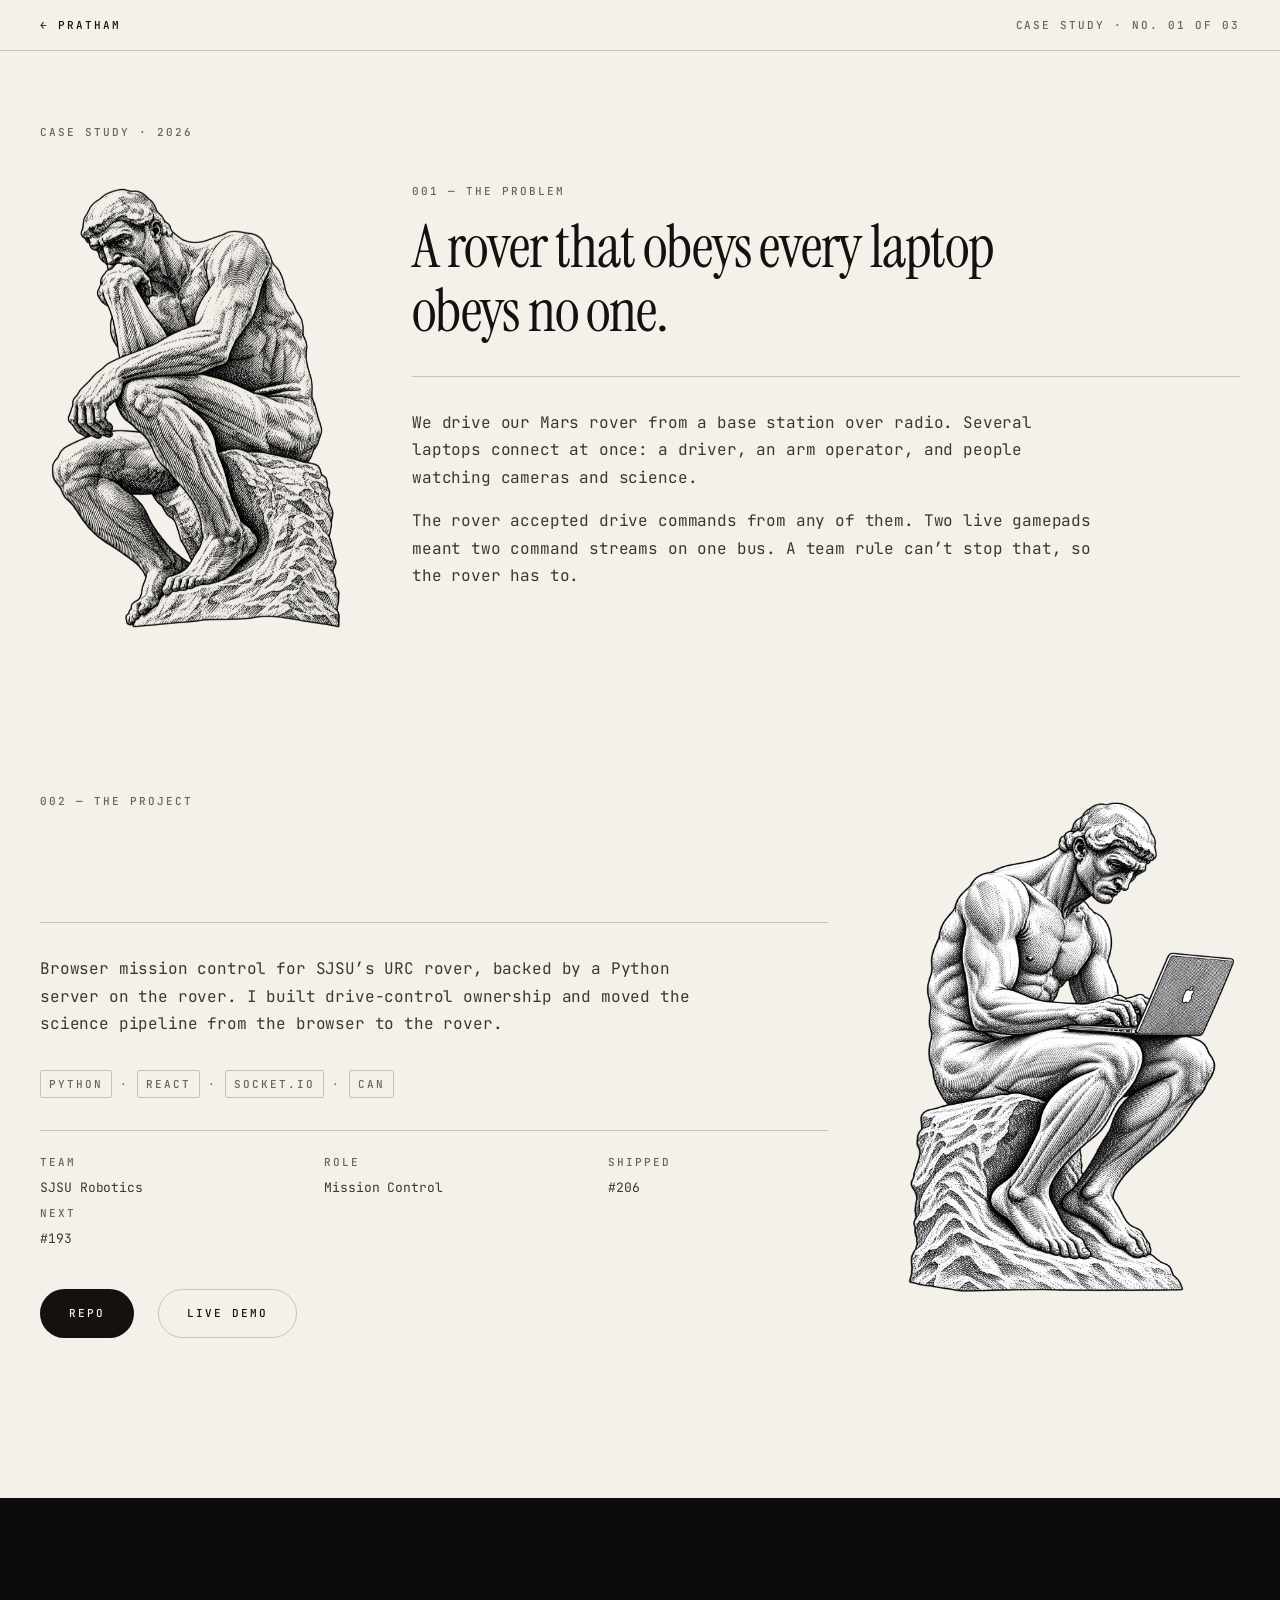
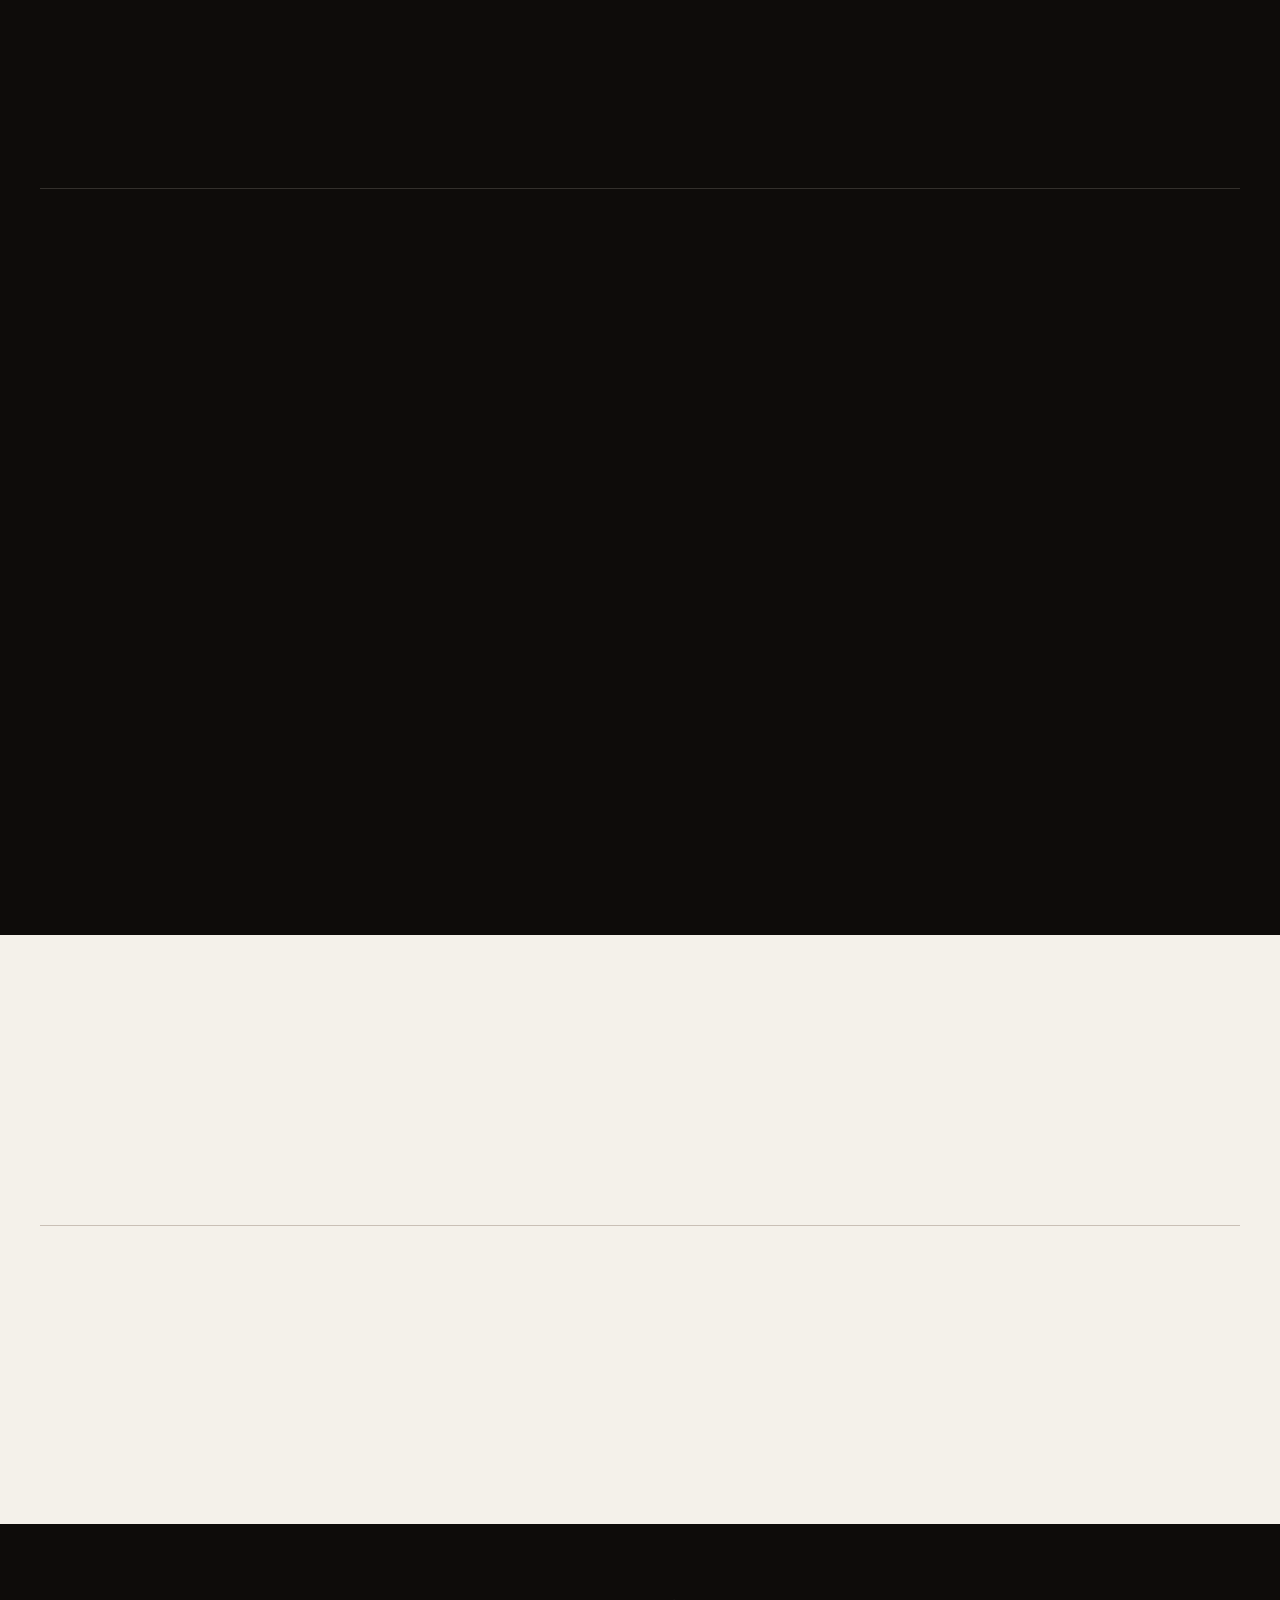
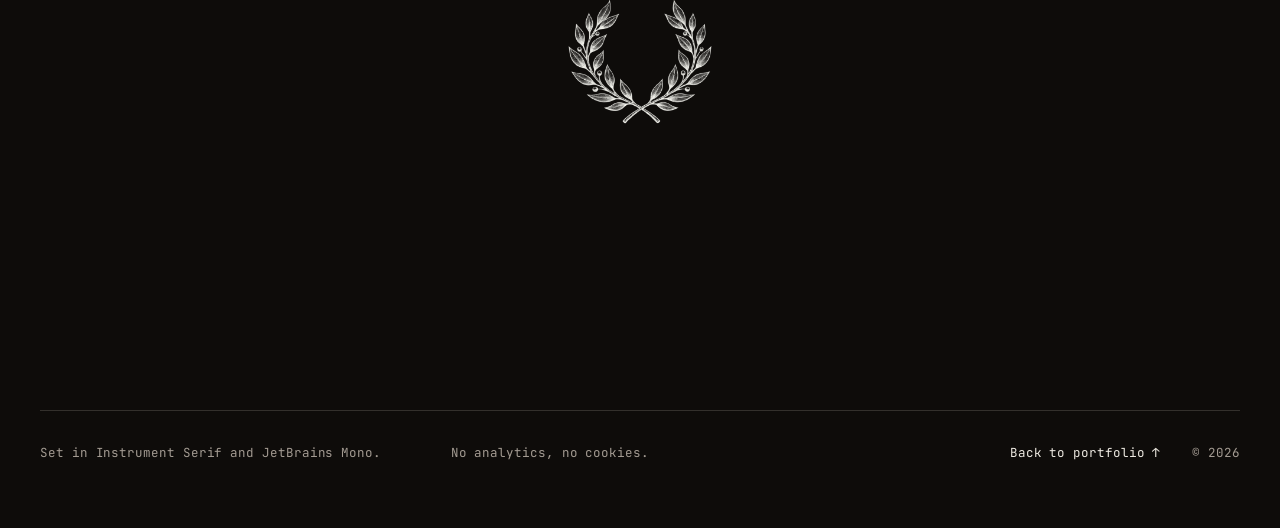
<file: case-study-01.html>
<!DOCTYPE html>
<html lang="en">
<head>
<meta charset="utf-8">
<meta name="viewport" content="width=device-width, initial-scale=1">
<title>urc-teleoperation — Case study</title>
<meta name="description" content="Mission control for SJSU Robotics’ Mars rover, where only one station can drive.">
<link rel="stylesheet" href="styles.css">
<link rel="icon" href="assets/favicon/favicon.ico" sizes="any">
<link rel="icon" type="image/png" sizes="32x32" href="assets/favicon/favicon-32.png">
<link rel="icon" type="image/png" sizes="16x16" href="assets/favicon/favicon-16.png">
<link rel="apple-touch-icon" href="assets/favicon/apple-touch-icon.png">
</head>
<body style="background:#F4F1EA;color:#3D3733">

<header class="site-header" style="position:sticky;top:0;z-index:10;background:#F4F1EA;border-bottom:1px solid #C9C0B6;display:flex;align-items:baseline;justify-content:space-between;gap:32px;animation:fi-fade 320ms cubic-bezier(0.22,0.61,0.36,1) both">
<a href="index.html#project-01" style="font-size:11px;font-weight:500;letter-spacing:0.18em;text-transform:uppercase;color:#14110E;text-decoration:none">← Pratham</a>
<span style="font-size:11px;font-weight:500;letter-spacing:0.18em;text-transform:uppercase;color:#6B635C">Case study · No. 01 of 03</span>
</header>

<section class="page-margin" style="padding-top:72px">
<div style="max-width:1200px;margin:0 auto">
<div style="font-size:11px;font-weight:500;letter-spacing:0.18em;text-transform:uppercase;color:#6B635C;animation:fi-rise 420ms cubic-bezier(0.22,0.61,0.36,1) 40ms both">Case study · 2026</div>
<div class="fixed-col-300" style="display:grid;gap:72px;align-items:start;margin-top:40px">
<img src="assets/figures/thinker-idle.png" alt="Engraved seated figure, thinking" style="display:block;width:300px;max-width:100%;mix-blend-mode:multiply;animation:fi-fade 640ms cubic-bezier(0.22,0.61,0.36,1) 200ms both">
<div style="animation:fi-rise 420ms cubic-bezier(0.22,0.61,0.36,1) 120ms both">
<div style="font-size:11px;font-weight:500;letter-spacing:0.18em;text-transform:uppercase;color:#6B635C;margin-bottom:16px">001 — The problem</div>
<h1 style="margin:0;font-family:'Instrument Serif',Georgia,serif;font-weight:400;font-size:60px;line-height:1.06;letter-spacing:-0.02em;color:#14110E;max-width:24ch;text-wrap:pretty">A rover that obeys every laptop obeys no one.</h1>
<div style="height:1px;background:#C9C0B6;margin:32px 0"></div>
<div style="display:grid;gap:16px;max-width:68ch;font-size:16px;line-height:1.72;letter-spacing:-0.01em;color:#3D3733">
<p style="margin:0">We drive our Mars rover from a base station over radio. Several laptops connect at once: a driver, an arm operator, and people watching cameras and science.</p>
<p style="margin:0">The rover accepted drive commands from any of them. Two live gamepads meant two command streams on one bus. A team rule can’t stop that, so the rover has to.</p>
</div>
</div>
</div>
</div>
</section>

<section class="page-margin" style="padding-top:160px">
<div style="max-width:1200px;margin:0 auto">
<div data-reveal class="fixed-col-320-rev" style="display:grid;gap:72px;align-items:start">
<div>
<div data-reveal style="font-size:11px;font-weight:500;letter-spacing:0.18em;text-transform:uppercase;color:#6B635C;margin-bottom:16px">002 — The project</div>
<h2 data-reveal style="margin:0;font-family:'Instrument Serif',Georgia,serif;font-weight:400;font-size:60px;line-height:1.06;letter-spacing:-0.02em;color:#14110E">urc-teleoperation</h2>
<div style="height:1px;background:#C9C0B6;margin:32px 0"></div>
<p style="margin:0;max-width:68ch;font-size:16px;line-height:1.72;letter-spacing:-0.01em;color:#3D3733">Browser mission control for SJSU’s URC rover, backed by a Python server on the rover. I built drive-control ownership and moved the science pipeline from the browser to the rover.</p>
<div style="display:flex;flex-wrap:wrap;align-items:center;gap:8px;margin-top:32px">
<span class="chip">Python</span>
<span style="font-size:11px;letter-spacing:0.18em;color:#6B635C">·</span>
<span class="chip">React</span>
<span style="font-size:11px;letter-spacing:0.18em;color:#6B635C">·</span>
<span class="chip">Socket.IO</span>
<span style="font-size:11px;letter-spacing:0.18em;color:#6B635C">·</span>
<span class="chip">CAN</span>
</div>
<dl style="margin:32px 0 0;display:grid;grid-template-columns:repeat(auto-fit,minmax(150px,auto));column-gap:64px;row-gap:8px;border-top:1px solid #C9C0B6;padding-top:24px;font-size:13px;line-height:1.45;color:#3D3733;font-feature-settings:'tnum' 1">
<div style="display:grid;gap:8px"><dt style="font-size:11px;font-weight:500;letter-spacing:0.18em;text-transform:uppercase;color:#6B635C">Team</dt><dd>SJSU Robotics</dd></div>
<div style="display:grid;gap:8px"><dt style="font-size:11px;font-weight:500;letter-spacing:0.18em;text-transform:uppercase;color:#6B635C">Role</dt><dd>Mission Control</dd></div>
<div style="display:grid;gap:8px"><dt style="font-size:11px;font-weight:500;letter-spacing:0.18em;text-transform:uppercase;color:#6B635C">Shipped</dt><dd>#206</dd></div>
<div style="display:grid;gap:8px"><dt style="font-size:11px;font-weight:500;letter-spacing:0.18em;text-transform:uppercase;color:#6B635C">Next</dt><dd>#193</dd></div>
</dl>
<div style="display:flex;align-items:center;gap:24px;margin-top:40px;flex-wrap:wrap">
<a class="btn btn-primary" href="https://github.com/SJSURoboticsTeam/urc-teleoperation-2026">Repo</a>
<a class="btn btn-secondary" href="https://github.com/">Live demo</a>
</div>
</div>
<img src="assets/figures/thinker-doing.png" alt="Engraved seated figure working at a laptop" style="display:block;width:340px;max-width:100%;mix-blend-mode:multiply">
</div>
</div>
</section>

<section class="page-margin" style="margin-top:160px;background:#0E0C0A;color:#EDE9E1;padding-top:160px;padding-bottom:160px">
<div style="max-width:1200px;margin:0 auto">
<div data-reveal style="font-size:11px;font-weight:500;letter-spacing:0.18em;text-transform:uppercase;color:#A39B92;margin-bottom:16px">003 — How it works</div>
<h2 data-reveal style="margin:0;font-family:'Instrument Serif',Georgia,serif;font-weight:400;font-size:60px;line-height:1.06;letter-spacing:-0.02em;color:#EDE9E1">How it works</h2>
<div style="height:1px;background:#33302C;margin:32px 0 64px"></div>
<div data-reveal class="fixed-col-320" style="display:grid;gap:64px;align-items:start">
<div style="display:grid;gap:16px">
<img src="assets/projects/rover-control-diagram.png" alt="Diagram: Station A passes the owner check and drive lock to reach the motors over CAN; Stations B and C are dropped; the science log sends state to all stations" width="1586" height="992" loading="lazy" decoding="async" style="display:block;width:100%;height:auto;aspect-ratio:16 / 10;object-fit:cover;border-radius:14px;background:#1C1917">
<div style="font-size:12.5px;line-height:1.6;color:#A39B92">Fig. 1 — Many stations, one owner of the drive bus.</div>
</div>
<div style="display:grid;gap:16px;max-width:68ch;font-size:16px;line-height:1.72;letter-spacing:-0.01em;color:#EDE9E1">
<p style="margin:0">The rover tracks which station owns drive. Every drive command is checked against that owner before it reaches the motors. The UI locks drive for everyone else, but leaves the camera mast free.</p>
<p style="margin:0">The hard part was release. Stop first and a late packet can restart the motors. So release clears the owner, then sends stop under the drive lock. A dropped laptop does the same.</p>
<p style="margin:0">Science state used to live in one browser tab and vanished on refresh. Now the rover owns each site investigation and logs every reading, so all stations see the same data.</p>
</div>
</div>
<div data-reveal style="margin-top:96px;border-top:1px solid #33302C;padding-top:64px;display:grid;grid-template-columns:repeat(auto-fit,minmax(260px,1fr));gap:64px">
<div style="display:grid;gap:16px">
<div style="font-size:11px;font-weight:500;letter-spacing:0.18em;text-transform:uppercase;color:#A39B92">What it refuses to do</div>
<p style="margin:0;font-size:14px;line-height:1.68;color:#EDE9E1">A drive command from any station that doesn’t hold control.</p>
</div>
<div style="display:grid;gap:16px">
<div style="font-size:11px;font-weight:500;letter-spacing:0.18em;text-transform:uppercase;color:#A39B92">What it assumes</div>
<p style="margin:0;font-size:14px;line-height:1.68;color:#EDE9E1">One trusted team on one network, so a socket session is identity enough.</p>
</div>
<div style="display:grid;gap:16px">
<div style="font-size:11px;font-weight:500;letter-spacing:0.18em;text-transform:uppercase;color:#A39B92">What it leaves out</div>
<p style="margin:0;font-size:14px;line-height:1.68;color:#EDE9E1">Forced takeover. The E-stop covers emergencies.</p>
</div>
</div>
</div>
</section>

<section class="page-margin" style="padding-top:160px;padding-bottom:72px">
<div style="max-width:1200px;margin:0 auto">
<div data-reveal style="font-size:11px;font-weight:500;letter-spacing:0.18em;text-transform:uppercase;color:#6B635C;margin-bottom:16px">004 — What I'd do differently</div>
<h2 data-reveal style="margin:0;font-family:'Instrument Serif',Georgia,serif;font-weight:400;font-size:60px;line-height:1.06;letter-spacing:-0.02em;color:#14110E">Afterward</h2>
<div style="height:1px;background:#C9C0B6;margin:32px 0 72px"></div>
<div data-reveal style="display:grid;gap:16px;max-width:68ch;font-size:16px;line-height:1.72;letter-spacing:-0.01em;color:#3D3733">
<p style="margin:0">I’d revisit identity. Control is tied to the socket session, so a one-second radio blip stops the rover and drops control. A stable station ID with a grace window would fix that.</p>
<p style="margin:0">I’d keep the shape: ownership in one small module, and the server as the only source of truth. That’s why the PR merged cleanly.</p>
</div>
</div>
</section>

<section class="page-margin" style="background:#0E0C0A;color:#EDE9E1;padding-top:72px;padding-bottom:64px">
<div style="max-width:1200px;margin:0 auto">
<div class="fi-ornament inverted" style="margin-bottom:72px"><img src="assets/ornaments/laurel.png" alt="Engraved laurel ornament"></div>
<div data-reveal style="display:flex;gap:16px;flex-wrap:wrap;margin-bottom:40px">
<a class="btn btn-onDark" href="case-study-02.html">No. 02 →</a>
</div>
<div data-reveal style="display:flex;gap:16px;flex-wrap:wrap;margin-bottom:72px">
<a class="btn btn-onDark" href="index.html#project-01">All projects</a>
<a class="btn btn-onDark" href="https://github.com/SJSURoboticsTeam/urc-teleoperation-2026">Repo ↗</a>
</div>
<div style="height:1px;background:#33302C;margin-bottom:32px"></div>
<div style="display:grid;grid-template-columns:repeat(auto-fit,minmax(220px,1fr));gap:32px;font-size:12.5px;line-height:1.6;color:#A39B92">
<span>Set in Instrument Serif and JetBrains Mono.</span>
<span>No analytics, no cookies.</span>
<div style="display:flex;justify-content:flex-end;gap:32px;flex-wrap:wrap">
<a href="index.html" class="footer-link">Back to portfolio ↑</a>
<span>© 2026</span>
</div>
</div>
</div>
</section>

<script type="module">
import { initReveal } from './reveal.js';
initReveal();
</script>
</body>
</html>
</file>
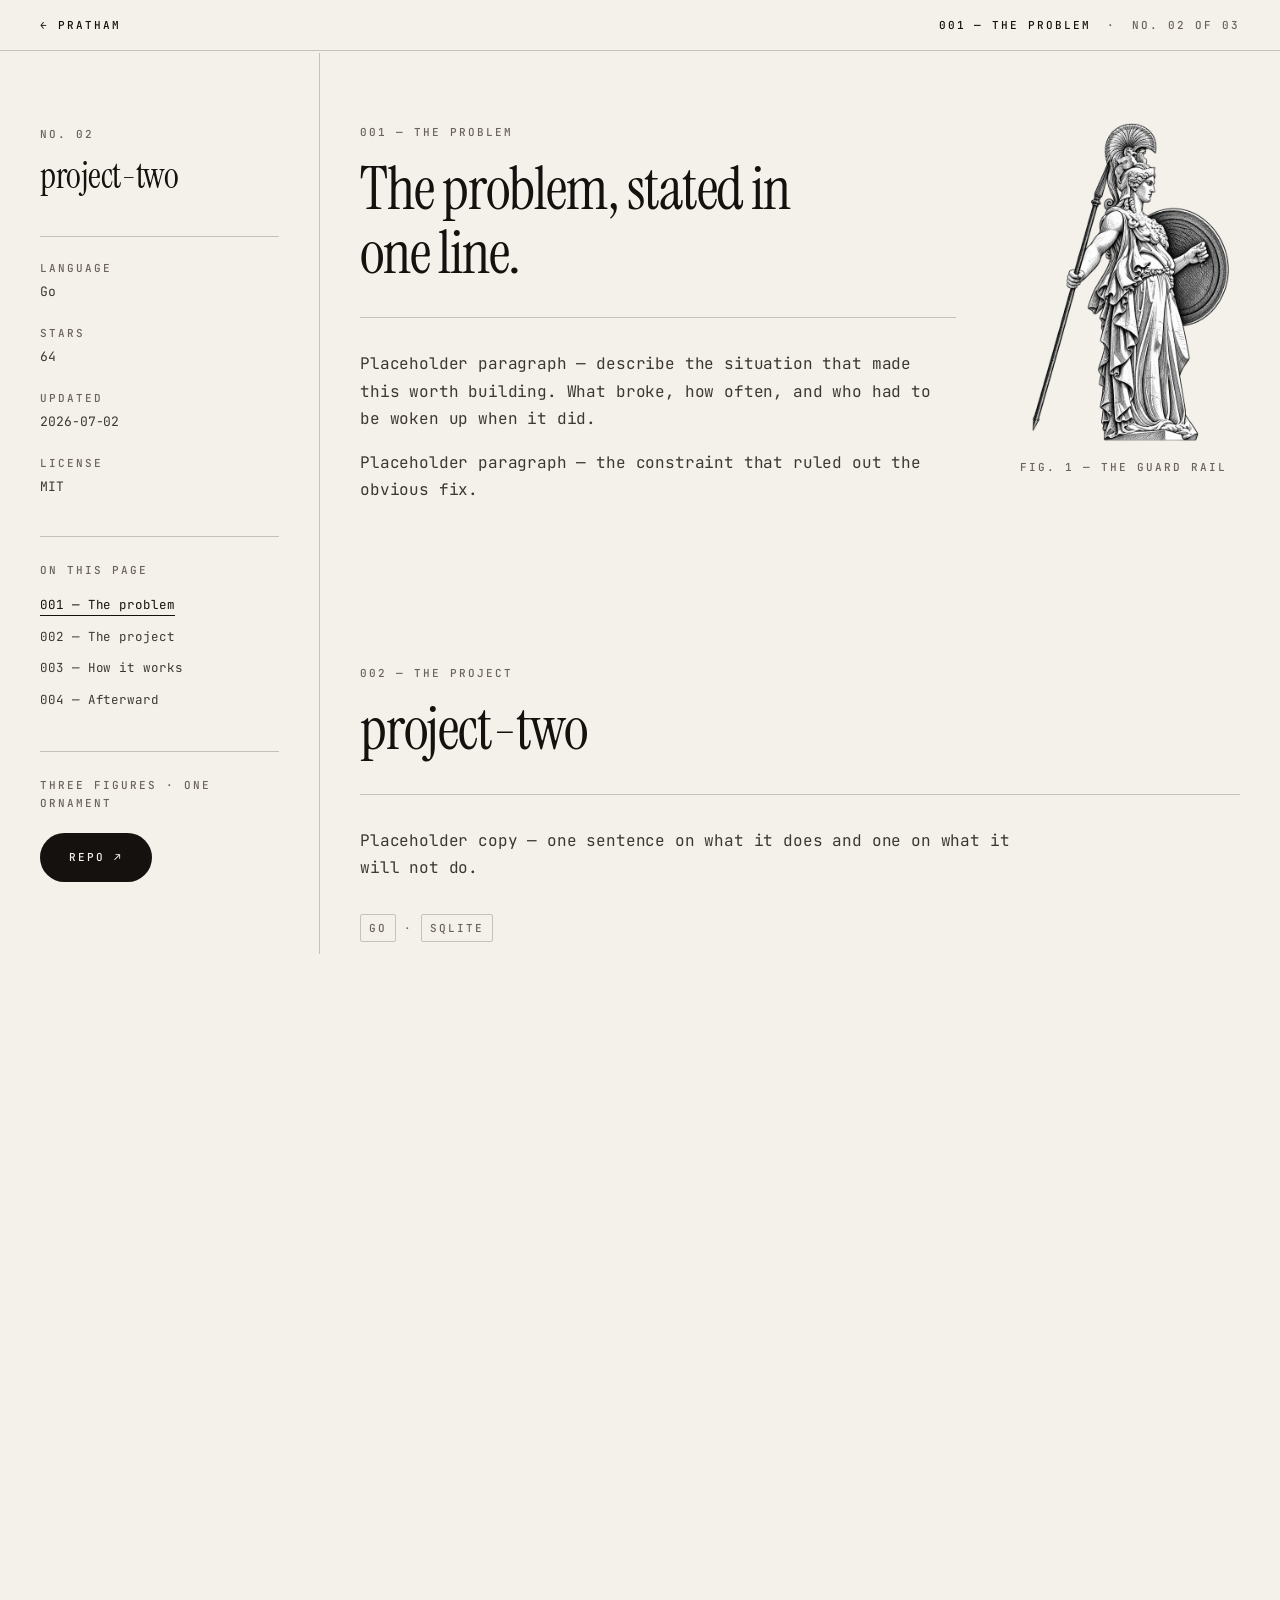
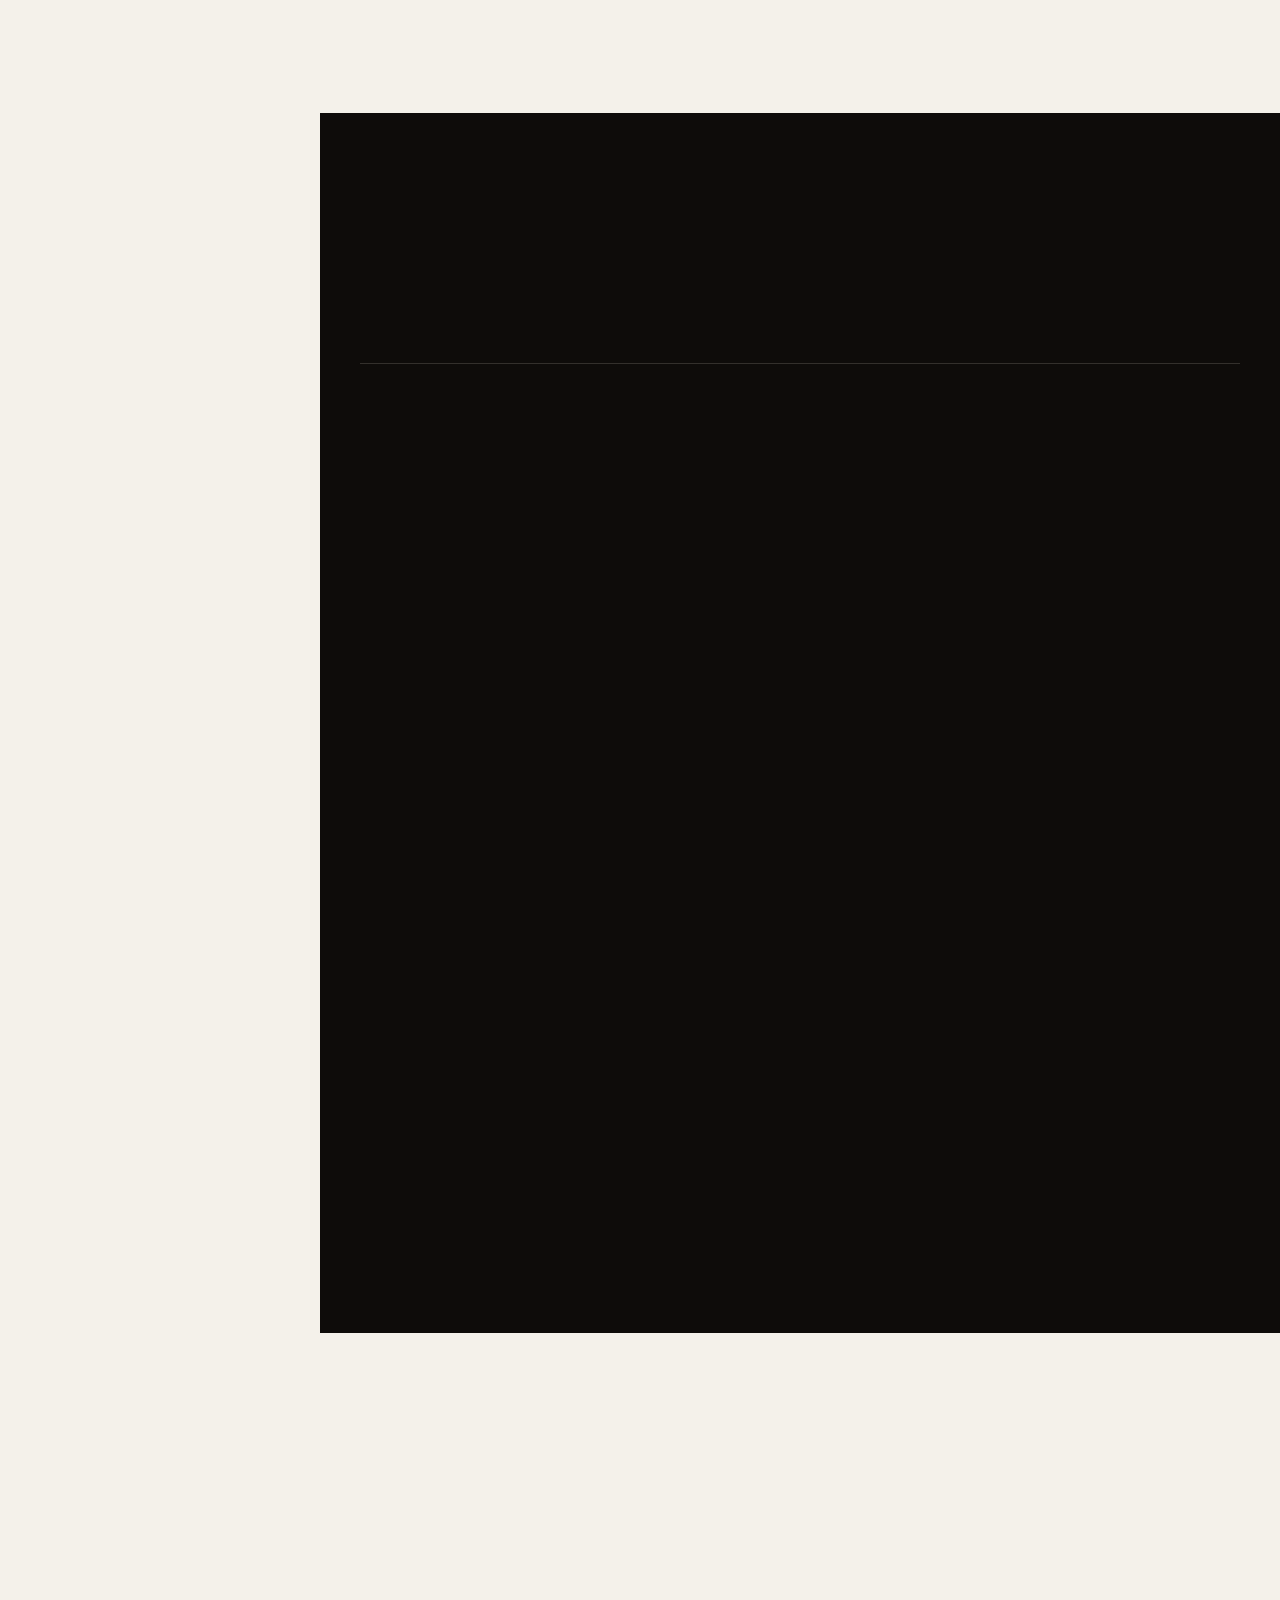
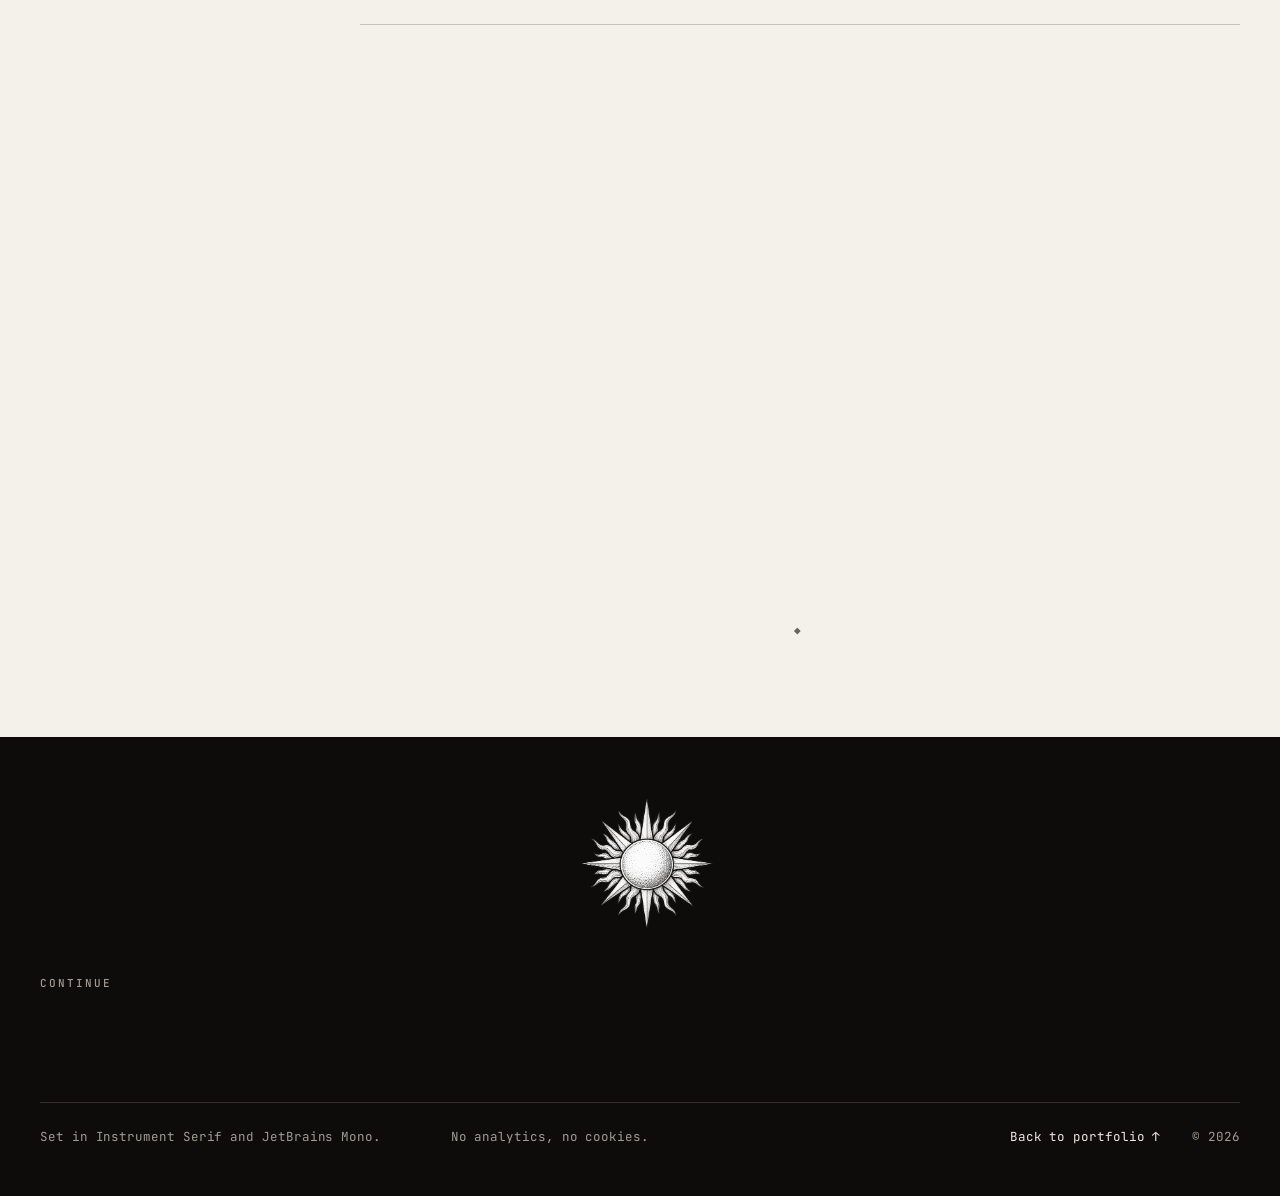
<file: case-study-02.html>
<!DOCTYPE html>
<html lang="en">
<head>
<meta charset="utf-8">
<meta name="viewport" content="width=device-width, initial-scale=1">
<title>project-two — Case study</title>
<meta name="description" content="Case study: project-two, a Go and SQLite tool built to solve a specific, recurring problem.">
<link rel="stylesheet" href="styles.css">
<link rel="icon" href="assets/favicon/favicon.ico" sizes="any">
<link rel="icon" type="image/png" sizes="32x32" href="assets/favicon/favicon-32.png">
<link rel="icon" type="image/png" sizes="16x16" href="assets/favicon/favicon-16.png">
<link rel="apple-touch-icon" href="assets/favicon/apple-touch-icon.png">
</head>
<body style="background:#F4F1EA;color:#3D3733">

<header class="site-header" style="position:sticky;top:0;z-index:10;background:#F4F1EA;border-bottom:1px solid #C9C0B6;display:flex;align-items:baseline;justify-content:space-between;gap:32px;animation:fi-fade 320ms cubic-bezier(0.22,0.61,0.36,1) both">
<div data-progress style="position:absolute;left:0;right:0;bottom:-1px;height:1px;background:#14110E;transform:scaleX(0);transform-origin:left center;transition:transform 120ms linear"></div>
<a href="index.html#project-02" style="font-size:11px;font-weight:500;letter-spacing:0.18em;text-transform:uppercase;color:#14110E;text-decoration:none">← Pratham</a>
<div style="display:flex;align-items:baseline;gap:16px;font-size:11px;font-weight:500;letter-spacing:0.18em;text-transform:uppercase;color:#6B635C">
<span data-running style="color:#14110E">001 — The problem</span>
<span aria-hidden="true">·</span>
<span>No. 02 of 03</span>
</div>
</header>

<div style="display:flex;flex-wrap:wrap;align-items:flex-start">

<aside class="case-sidebar page-margin" style="position:sticky;top:53px;flex:0 1 320px;box-sizing:border-box;border-right:1px solid #C9C0B6;padding-top:72px;padding-bottom:72px;display:grid;gap:40px;align-content:start;animation:fi-rise 420ms cubic-bezier(0.22,0.61,0.36,1) 40ms both">
<div>
<div style="font-size:11px;font-weight:500;letter-spacing:0.18em;text-transform:uppercase;color:#6B635C;margin-bottom:12px">No. 02</div>
<h2 style="margin:0;font-family:'Instrument Serif',Georgia,serif;font-weight:400;font-size:36px;line-height:1.12;letter-spacing:-0.012em;color:#14110E">project-two</h2>
</div>
<dl style="margin:0;display:grid;gap:24px;border-top:1px solid #C9C0B6;padding-top:24px;font-size:13px;line-height:1.45;color:#3D3733;font-feature-settings:'tnum' 1">
<div style="display:grid;gap:6px"><dt style="font-size:11px;font-weight:500;letter-spacing:0.18em;text-transform:uppercase;color:#6B635C">Language</dt><dd>Go</dd></div>
<div style="display:grid;gap:6px"><dt style="font-size:11px;font-weight:500;letter-spacing:0.18em;text-transform:uppercase;color:#6B635C">Stars</dt><dd>64</dd></div>
<div style="display:grid;gap:6px"><dt style="font-size:11px;font-weight:500;letter-spacing:0.18em;text-transform:uppercase;color:#6B635C">Updated</dt><dd>2026-07-02</dd></div>
<div style="display:grid;gap:6px"><dt style="font-size:11px;font-weight:500;letter-spacing:0.18em;text-transform:uppercase;color:#6B635C">License</dt><dd>MIT</dd></div>
</dl>
<nav style="display:grid;gap:12px;border-top:1px solid #C9C0B6;padding-top:24px">
<div style="font-size:11px;font-weight:500;letter-spacing:0.18em;text-transform:uppercase;color:#6B635C;margin-bottom:4px">On this page</div>
<a href="#s1" data-spy style="font-size:12.5px;line-height:1.5;color:#3D3733;text-decoration:none;border-bottom:1px solid transparent;justify-self:start;transition:border-color 120ms ease,color 120ms ease">001 — The problem</a>
<a href="#s2" data-spy style="font-size:12.5px;line-height:1.5;color:#3D3733;text-decoration:none;border-bottom:1px solid transparent;justify-self:start;transition:border-color 120ms ease,color 120ms ease">002 — The project</a>
<a href="#s3" data-spy style="font-size:12.5px;line-height:1.5;color:#3D3733;text-decoration:none;border-bottom:1px solid transparent;justify-self:start;transition:border-color 120ms ease,color 120ms ease">003 — How it works</a>
<a href="#s4" data-spy style="font-size:12.5px;line-height:1.5;color:#3D3733;text-decoration:none;border-bottom:1px solid transparent;justify-self:start;transition:border-color 120ms ease,color 120ms ease">004 — Afterward</a>
</nav>
<div style="border-top:1px solid #C9C0B6;padding-top:24px;display:grid;gap:20px;justify-items:start">
<span style="font-size:11px;font-weight:500;letter-spacing:0.18em;text-transform:uppercase;color:#6B635C">Three figures · one ornament</span>
<a class="btn btn-primary" href="https://github.com/">Repo ↗</a>
</div>
</aside>

<main style="flex:1 1 560px;min-width:0">

<section id="s1" class="page-margin" style="padding-top:72px;scroll-margin-top:53px">
<div style="max-width:1000px;display:flex;flex-wrap:wrap;gap:64px;align-items:flex-start">
<div style="flex:1 1 420px;min-width:0;animation:fi-rise 420ms cubic-bezier(0.22,0.61,0.36,1) 120ms both">
<div style="font-size:11px;font-weight:500;letter-spacing:0.18em;text-transform:uppercase;color:#6B635C;margin-bottom:16px">001 — The problem</div>
<h1 style="margin:0;font-family:'Instrument Serif',Georgia,serif;font-weight:400;font-size:clamp(34px,5.2vw,60px);line-height:1.06;letter-spacing:-0.02em;color:#14110E;max-width:22ch;text-wrap:pretty">The problem, stated in one line.</h1>
<div style="height:1px;background:#C9C0B6;margin:32px 0"></div>
<div style="display:grid;gap:16px;max-width:68ch;font-size:16px;line-height:1.72;letter-spacing:-0.01em;color:#3D3733">
<p style="margin:0">Placeholder paragraph — describe the situation that made this worth building. What broke, how often, and who had to be woken up when it did.</p>
<p style="margin:0">Placeholder paragraph — the constraint that ruled out the obvious fix.</p>
</div>
</div>
<figure style="flex:0 1 220px;margin:0;display:grid;gap:16px;animation:fi-fade 640ms cubic-bezier(0.22,0.61,0.36,1) 200ms both">
<img src="assets/figures/warrior.png" alt="Engraved armed figure standing guard" style="display:block;width:220px;max-width:100%;mix-blend-mode:multiply">
<figcaption style="font-size:11px;font-weight:500;letter-spacing:0.18em;text-transform:uppercase;color:#6B635C;line-height:1.5">Fig. 1 — The guard rail</figcaption>
</figure>
</div>
</section>

<section id="s2" class="page-margin" style="padding-top:160px;scroll-margin-top:53px">
<div style="max-width:1000px">
<div data-reveal style="font-size:11px;font-weight:500;letter-spacing:0.18em;text-transform:uppercase;color:#6B635C;margin-bottom:16px">002 — The project</div>
<h2 data-reveal style="margin:0;font-family:'Instrument Serif',Georgia,serif;font-weight:400;font-size:clamp(34px,5.2vw,60px);line-height:1.06;letter-spacing:-0.02em;color:#14110E">project-two</h2>
<div style="height:1px;background:#C9C0B6;margin:32px 0"></div>
<p style="margin:0;max-width:68ch;font-size:16px;line-height:1.72;letter-spacing:-0.01em;color:#3D3733">Placeholder copy — one sentence on what it does and one on what it will not do.</p>
<div style="display:flex;flex-wrap:wrap;align-items:center;gap:8px;margin-top:32px">
<span class="chip">Go</span>
<span style="font-size:11px;letter-spacing:0.18em;color:#6B635C">·</span>
<span class="chip">SQLite</span>
</div>
<figure data-reveal style="margin:56px 0 0;display:grid;gap:16px;max-width:760px">
<div style="background:#E9E4DA;border-radius:14px;overflow:hidden">
<div style="display:flex;align-items:center;justify-content:space-between;gap:16px;padding:12px 16px;border-bottom:1px solid #C9C0B6;font-size:11px;font-weight:500;letter-spacing:0.18em;text-transform:uppercase;color:#6B635C">
<span>Fig. 2</span>
<span>1440 × 900</span>
</div>
<div style="aspect-ratio:16 / 10;display:grid;place-items:center;font-size:11px;font-weight:500;letter-spacing:0.18em;text-transform:uppercase;color:#6B635C">Screenshot 16:10</div>
</div>
<figcaption style="font-size:12.5px;line-height:1.6;color:#6B635C">Fig. 2 — The tool running. Placeholder frame.</figcaption>
</figure>
</div>
</section>

<section id="s3" class="page-margin" style="margin-top:160px;background:#0E0C0A;color:#EDE9E1;padding-top:120px;padding-bottom:120px;scroll-margin-top:53px">
<div style="max-width:1000px">
<div data-reveal style="font-size:11px;font-weight:500;letter-spacing:0.18em;text-transform:uppercase;color:#A39B92;margin-bottom:16px">003 — How it works</div>
<h2 data-reveal style="margin:0;font-family:'Instrument Serif',Georgia,serif;font-weight:400;font-size:clamp(34px,5.2vw,60px);line-height:1.06;letter-spacing:-0.02em;color:#EDE9E1">Four steps</h2>
<div style="height:1px;background:#33302C;margin:32px 0 64px"></div>
<ol data-reveal style="margin:0;padding:0;list-style:none;display:grid;gap:40px">
<li style="display:grid;grid-template-columns:64px minmax(0,1fr);gap:32px;align-items:baseline;border-top:1px solid #33302C;padding-top:24px">
<span style="font-size:13px;font-weight:500;letter-spacing:0.18em;color:#A39B92;font-feature-settings:'tnum' 1">01</span>
<div style="display:grid;gap:12px;max-width:68ch">
<h3 style="margin:0;font-family:'Instrument Serif',Georgia,serif;font-weight:400;font-size:24px;line-height:1.2;color:#EDE9E1">The step, named in three words</h3>
<p style="margin:0;font-size:15px;line-height:1.7;color:#EDE9E1">Placeholder — what happens here and what it hands to the next step.</p>
</div>
</li>
<li style="display:grid;grid-template-columns:64px minmax(0,1fr);gap:32px;align-items:baseline;border-top:1px solid #33302C;padding-top:24px">
<span style="font-size:13px;font-weight:500;letter-spacing:0.18em;color:#A39B92;font-feature-settings:'tnum' 1">02</span>
<div style="display:grid;gap:12px;max-width:68ch">
<h3 style="margin:0;font-family:'Instrument Serif',Georgia,serif;font-weight:400;font-size:24px;line-height:1.2;color:#EDE9E1">The step that was hard</h3>
<p style="margin:0;font-size:15px;line-height:1.7;color:#EDE9E1">Placeholder — name the specific failure mode designed around, not the category.</p>
</div>
</li>
<li style="display:grid;grid-template-columns:64px minmax(0,1fr);gap:32px;align-items:baseline;border-top:1px solid #33302C;padding-top:24px">
<span style="font-size:13px;font-weight:500;letter-spacing:0.18em;color:#A39B92;font-feature-settings:'tnum' 1">03</span>
<div style="display:grid;gap:12px;max-width:68ch">
<h3 style="margin:0;font-family:'Instrument Serif',Georgia,serif;font-weight:400;font-size:24px;line-height:1.2;color:#EDE9E1">The check that runs last</h3>
<p style="margin:0;font-size:15px;line-height:1.7;color:#EDE9E1">Placeholder — how it verifies, and what it costs at runtime.</p>
</div>
</li>
<li style="display:grid;grid-template-columns:64px minmax(0,1fr);gap:32px;align-items:baseline;border-top:1px solid #33302C;padding-top:24px">
<span style="font-size:13px;font-weight:500;letter-spacing:0.18em;color:#A39B92;font-feature-settings:'tnum' 1">04</span>
<div style="display:grid;gap:12px;max-width:68ch">
<h3 style="margin:0;font-family:'Instrument Serif',Georgia,serif;font-weight:400;font-size:24px;line-height:1.2;color:#EDE9E1">What it writes out</h3>
<p style="margin:0;font-size:15px;line-height:1.7;color:#EDE9E1">Placeholder — the artifact the user actually keeps.</p>
</div>
</li>
</ol>
<blockquote data-reveal style="margin:96px 0 0;border-top:1px solid #33302C;padding-top:40px;max-width:36ch">
<p style="margin:0;font-family:'Instrument Serif',Georgia,serif;font-weight:400;font-size:30px;line-height:1.3;letter-spacing:-0.014em;color:#EDE9E1">One line from the README, quoted back.</p>
<cite style="display:block;margin-top:16px;font-family:'JetBrains Mono',ui-monospace,monospace;font-style:normal;font-size:11px;font-weight:500;letter-spacing:0.18em;text-transform:uppercase;color:#A39B92">README.md · project-two</cite>
</blockquote>
</div>
</section>

<section id="s4" class="page-margin" style="padding-top:160px;padding-bottom:96px;scroll-margin-top:53px">
<div style="max-width:1000px">
<div data-reveal style="font-size:11px;font-weight:500;letter-spacing:0.18em;text-transform:uppercase;color:#6B635C;margin-bottom:16px">004 — What I'd do differently</div>
<h2 data-reveal style="margin:0;font-family:'Instrument Serif',Georgia,serif;font-weight:400;font-size:clamp(34px,5.2vw,60px);line-height:1.06;letter-spacing:-0.02em;color:#14110E">Afterward</h2>
<div style="height:1px;background:#C9C0B6;margin:32px 0 72px"></div>
<div data-reveal style="display:flex;flex-wrap:wrap;gap:64px;align-items:flex-start">
<div style="flex:1 1 420px;min-width:0;display:grid;gap:16px;max-width:68ch;font-size:16px;line-height:1.72;letter-spacing:-0.01em;color:#3D3733">
<p style="margin:0">Placeholder paragraph — the decision you reversed and what it cost to reverse it.</p>
<p style="margin:0">Placeholder paragraph — what you would keep, unchanged, if you started again tomorrow.</p>
</div>
<figure style="flex:0 1 260px;margin:0;display:grid;gap:16px">
<img src="assets/figures/caesar.png" alt="Engraved orator with arm raised" style="display:block;width:260px;max-width:100%;mix-blend-mode:multiply">
<figcaption style="font-size:11px;font-weight:500;letter-spacing:0.18em;text-transform:uppercase;color:#6B635C;line-height:1.5">Fig. 3 — The victory lap</figcaption>
</figure>
</div>
<div style="margin-top:96px;text-align:center;font-size:11px;letter-spacing:0.4em;color:#6B635C" aria-hidden="true">◆</div>
</div>
</section>

</main>
</div>

<section class="page-margin" style="background:#0E0C0A;color:#EDE9E1;padding-top:56px;padding-bottom:48px">
<div style="max-width:1200px;margin:0 auto">
<div class="fi-ornament" style="margin-bottom:40px"><img src="assets/ornaments/sun.png" alt="Engraved sun ornament" style="width:150px;mix-blend-mode:screen"></div>
<div style="font-size:11px;font-weight:500;letter-spacing:0.18em;text-transform:uppercase;color:#A39B92;margin-bottom:20px">Continue</div>
<div data-reveal style="display:flex;gap:16px;flex-wrap:wrap;margin-bottom:40px">
<a class="btn btn-onDark" href="case-study-01.html">← No. 01</a>
<a class="btn btn-onDark" href="case-study-03.html">No. 03 →</a>
<a class="btn btn-onDark" href="index.html#project-02">All projects</a>
<a class="btn btn-onDark" href="https://github.com/">Repo ↗</a>
</div>
<div style="height:1px;background:#33302C;margin-bottom:24px"></div>
<div style="display:grid;grid-template-columns:repeat(auto-fit,minmax(220px,1fr));gap:32px;font-size:12.5px;line-height:1.6;color:#A39B92">
<span>Set in Instrument Serif and JetBrains Mono.</span>
<span>No analytics, no cookies.</span>
<div style="display:flex;justify-content:flex-end;gap:32px;flex-wrap:wrap">
<a href="index.html" class="footer-link">Back to portfolio ↑</a>
<span>© 2026</span>
</div>
</div>
</div>
</section>

<script type="module">
import { initReveal } from './reveal.js';
initReveal();

const bar = document.querySelector('[data-progress]');
const running = document.querySelector('[data-running]');
const links = Array.prototype.slice.call(document.querySelectorAll('[data-spy]'));
const secs = links.map(l => document.querySelector(l.getAttribute('href')));
let raf = 0;
const tick = () => {
  raf = 0;
  const el = document.scrollingElement || document.documentElement;
  const max = Math.max(1, el.scrollHeight - el.clientHeight);
  if (bar) bar.style.transform = 'scaleX(' + Math.min(1, el.scrollTop / max) + ')';
  let idx = 0;
  secs.forEach((s, i) => { if (s && s.getBoundingClientRect().top <= 140) idx = i; });
  links.forEach((l, i) => {
    const on = i === idx;
    l.style.color = on ? '#14110E' : '#3D3733';
    l.style.borderBottomColor = on ? '#14110E' : 'transparent';
  });
  if (running && links[idx]) running.textContent = links[idx].textContent;
};
const onTick = () => { if (!raf) raf = requestAnimationFrame(tick); };
window.addEventListener('scroll', onTick, { passive: true });
window.addEventListener('resize', onTick);
tick();
</script>
</body>
</html>
</file>
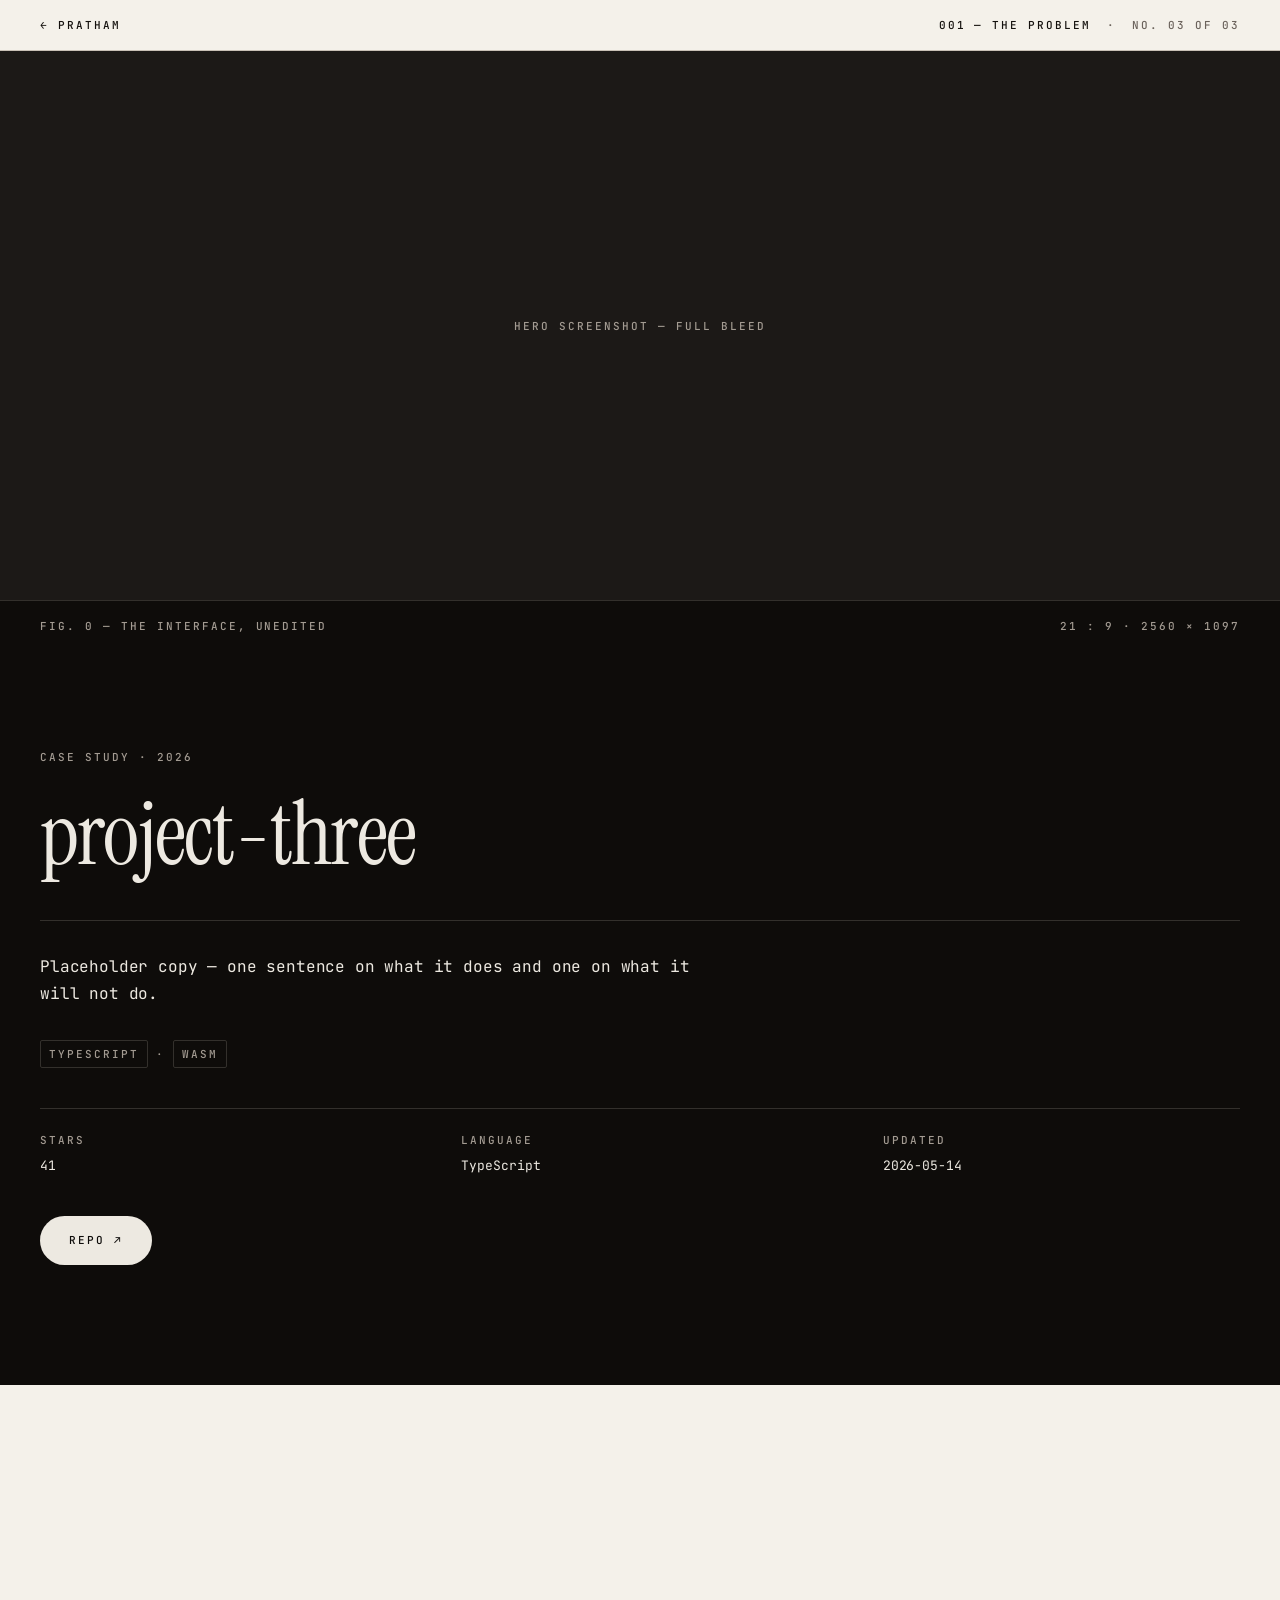
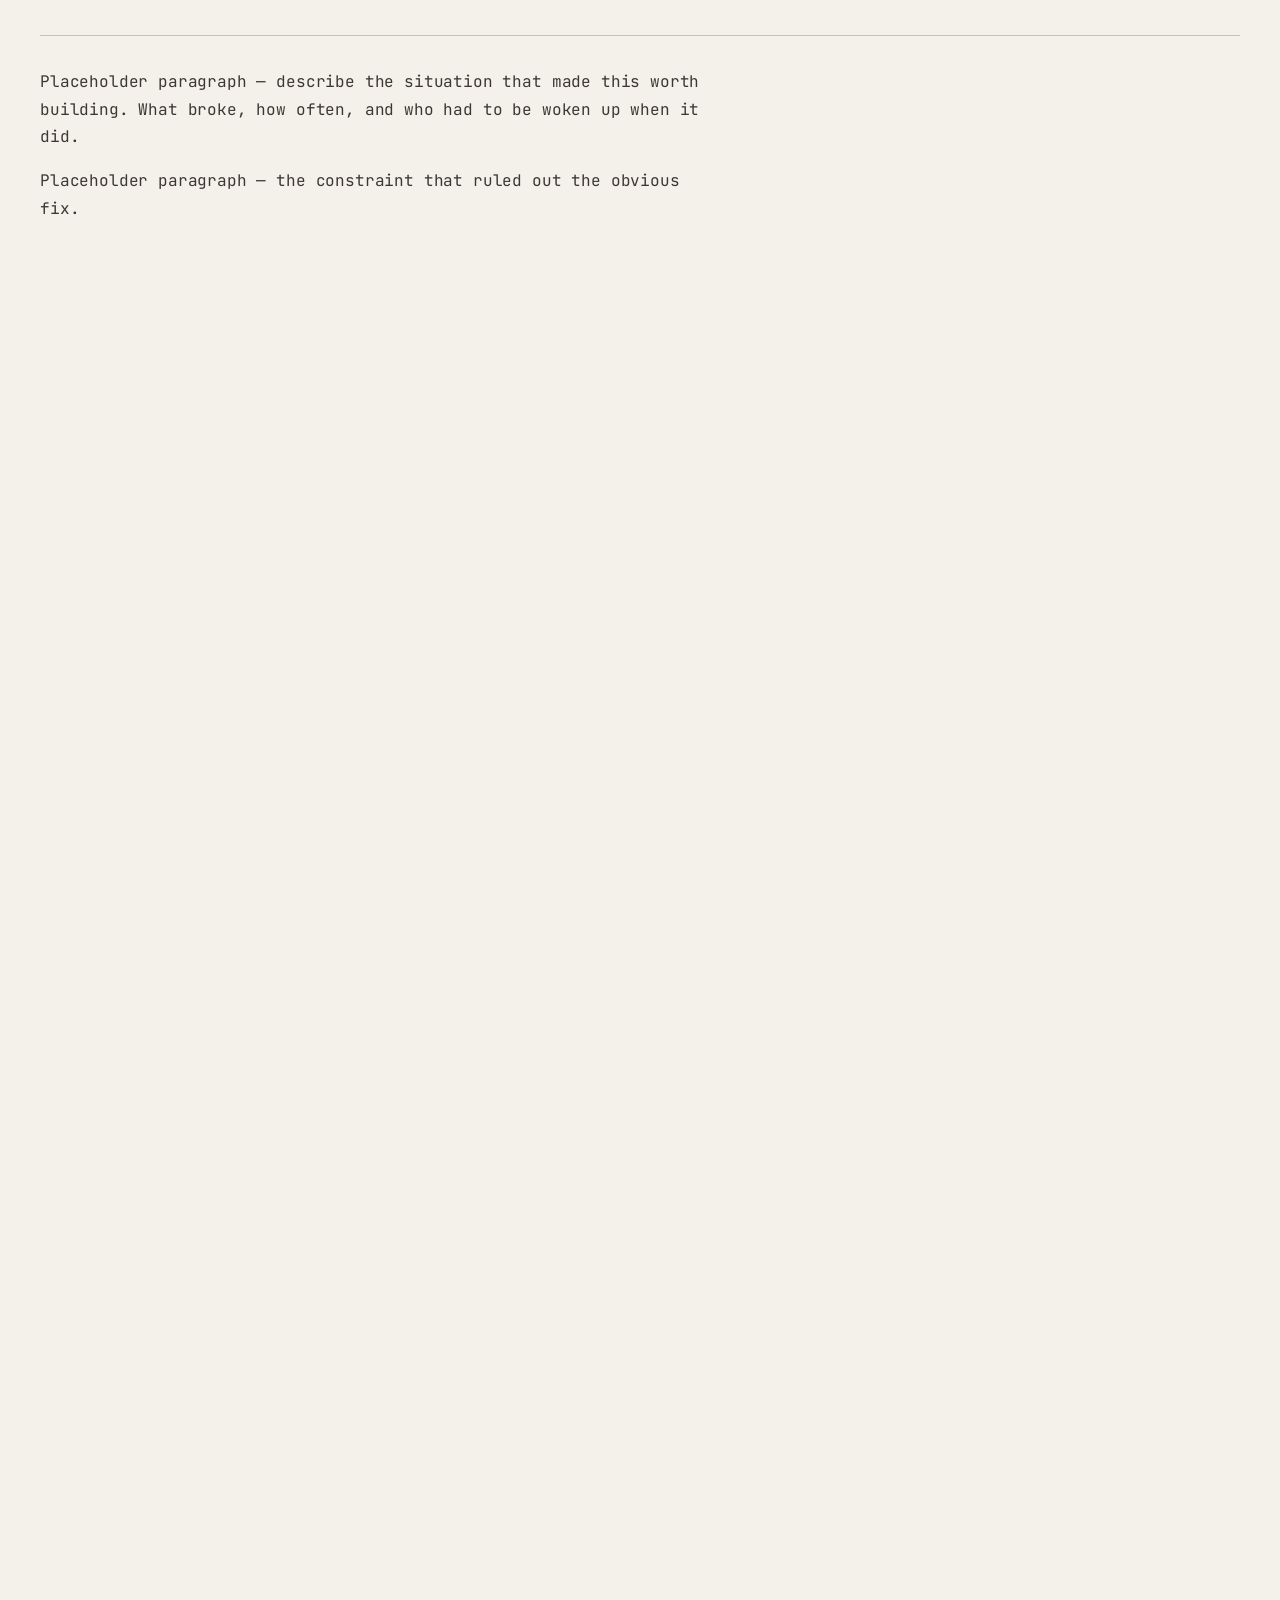
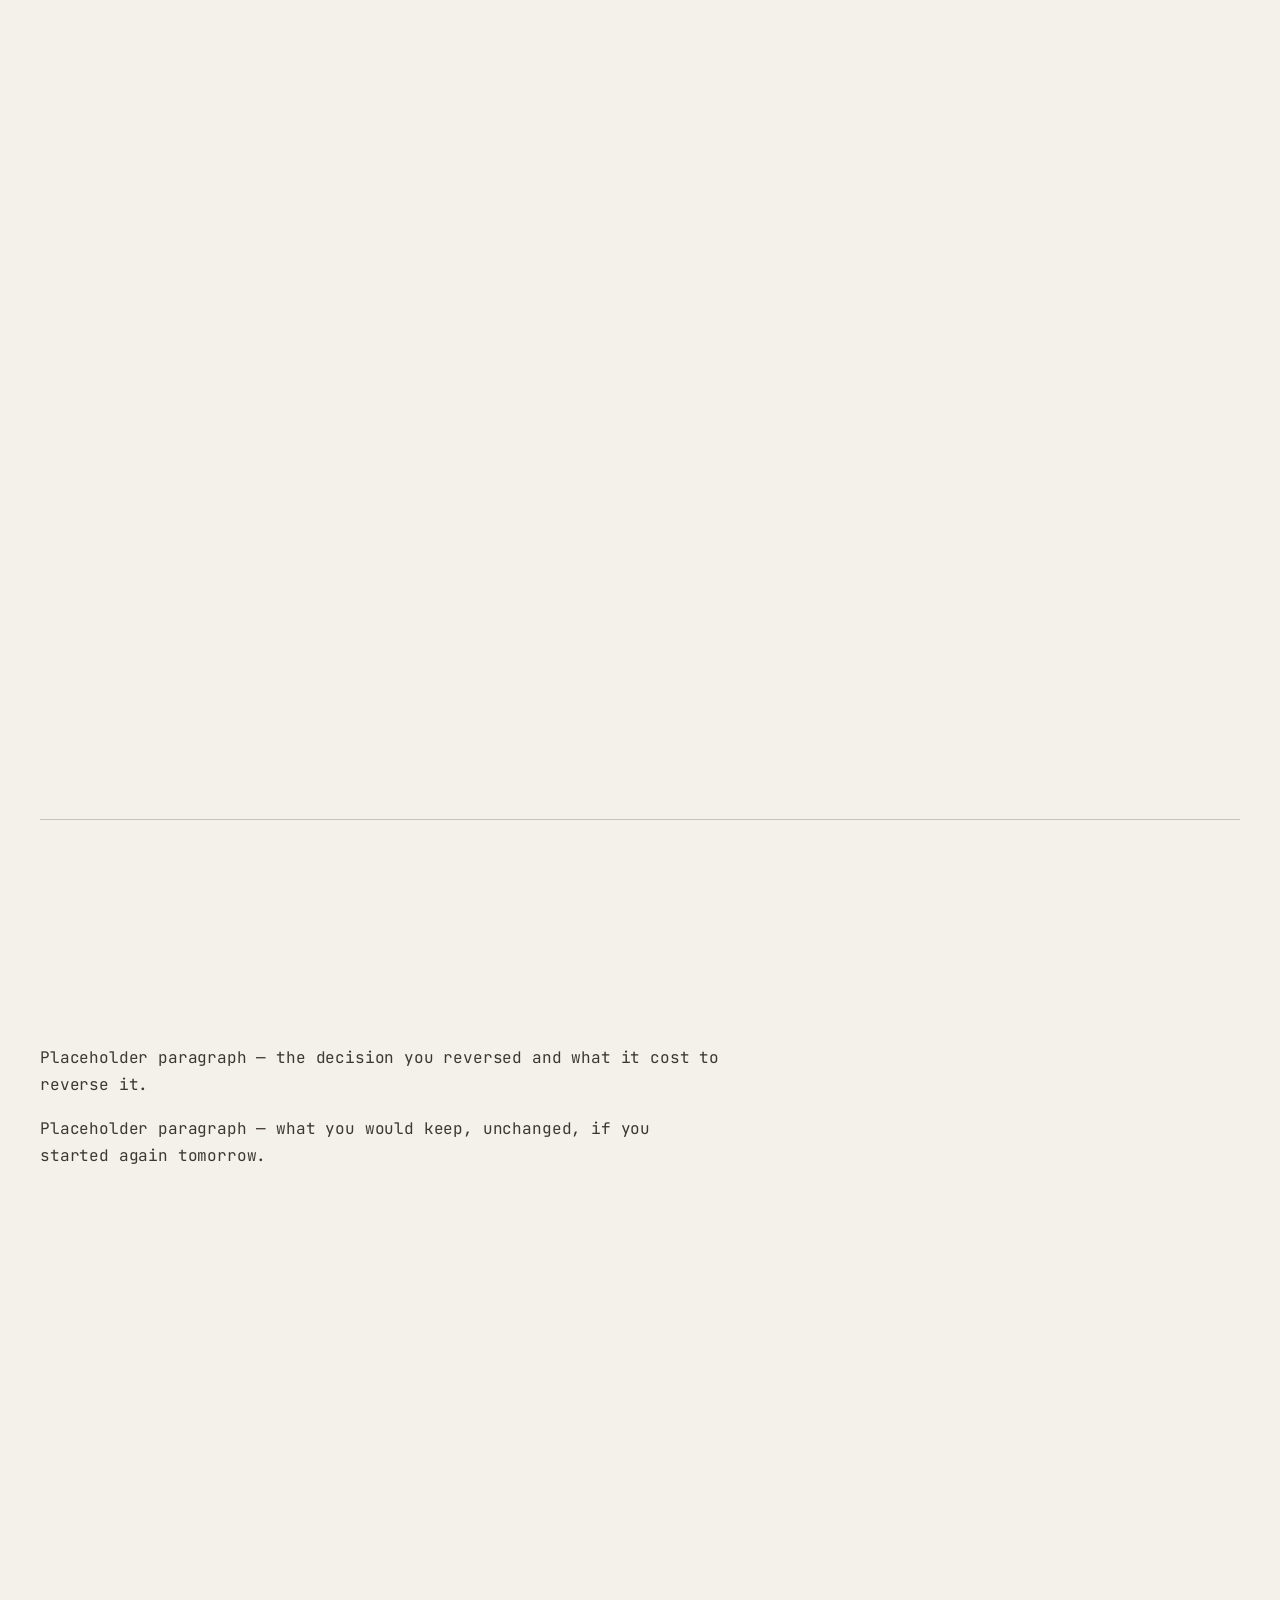
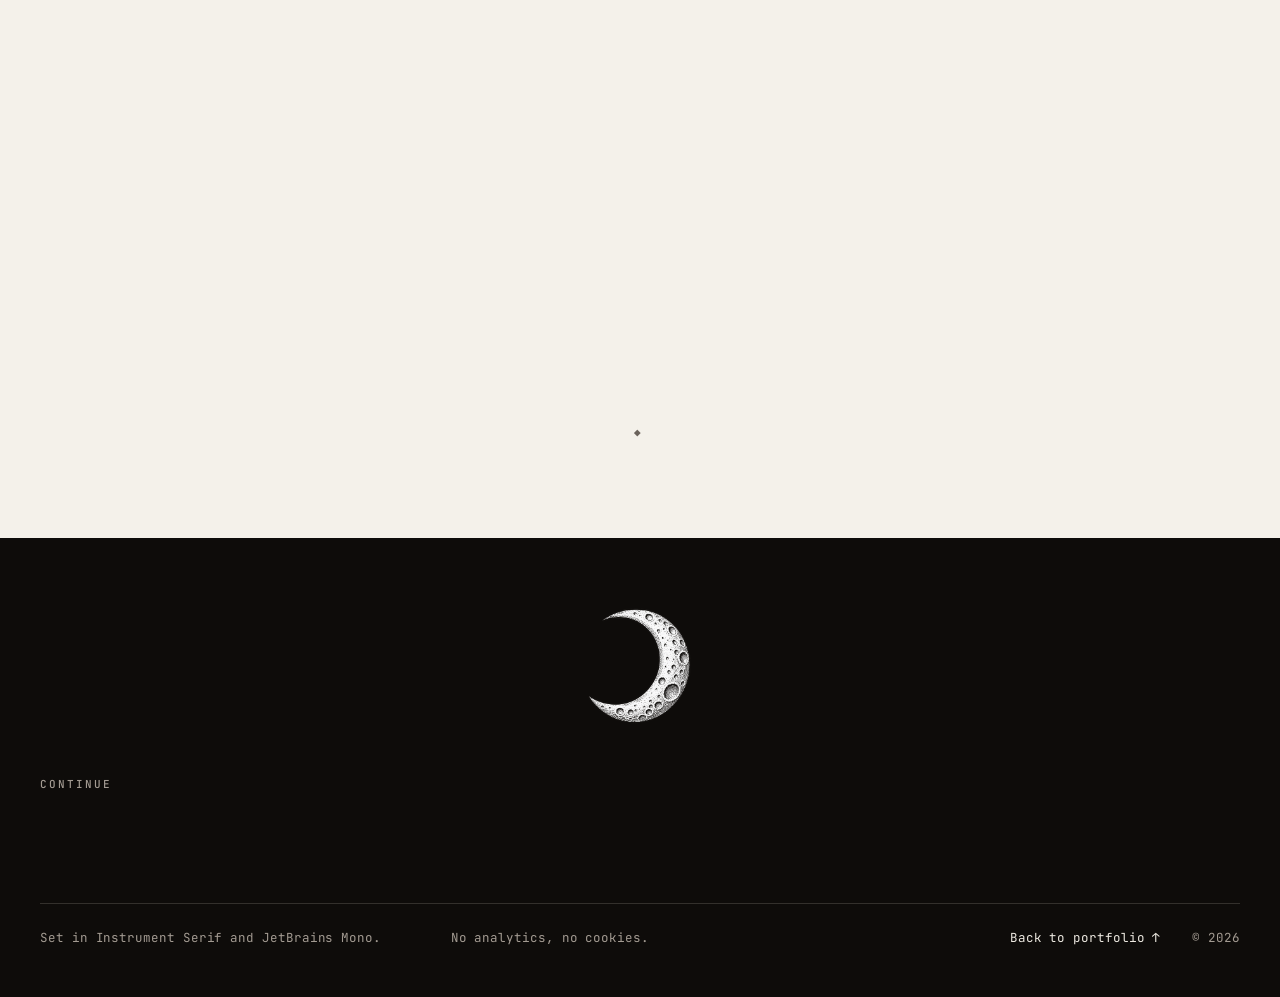
<file: case-study-03.html>
<!DOCTYPE html>
<html lang="en">
<head>
<meta charset="utf-8">
<meta name="viewport" content="width=device-width, initial-scale=1">
<title>project-three — Case study</title>
<meta name="description" content="Case study: project-three, a TypeScript and WASM project built to solve a specific, recurring problem.">
<link rel="stylesheet" href="styles.css">
<link rel="icon" href="assets/favicon/favicon.ico" sizes="any">
<link rel="icon" type="image/png" sizes="32x32" href="assets/favicon/favicon-32.png">
<link rel="icon" type="image/png" sizes="16x16" href="assets/favicon/favicon-16.png">
<link rel="apple-touch-icon" href="assets/favicon/apple-touch-icon.png">
</head>
<body style="background:#F4F1EA;color:#3D3733">

<header class="site-header" style="position:sticky;top:0;z-index:10;background:#F4F1EA;border-bottom:1px solid #C9C0B6;display:flex;align-items:baseline;justify-content:space-between;gap:32px;animation:fi-fade 320ms cubic-bezier(0.22,0.61,0.36,1) both">
<div data-progress style="position:absolute;left:0;right:0;bottom:-1px;height:1px;background:#14110E;transform:scaleX(0);transform-origin:left center;transition:transform 120ms linear"></div>
<a href="index.html#project-03" style="font-size:11px;font-weight:500;letter-spacing:0.18em;text-transform:uppercase;color:#14110E;text-decoration:none">← Pratham</a>
<div style="display:flex;align-items:baseline;gap:16px;font-size:11px;font-weight:500;letter-spacing:0.18em;text-transform:uppercase;color:#6B635C">
<span data-running style="color:#14110E">001 — The problem</span>
<span aria-hidden="true">·</span>
<span>No. 03 of 03</span>
</div>
</header>

<section style="background:#0E0C0A;color:#EDE9E1;animation:fi-fade 400ms cubic-bezier(0.22,0.61,0.36,1) both">
<figure style="margin:0">
<div style="background:#1C1917;aspect-ratio:21 / 9;display:grid;place-items:center;font-size:11px;font-weight:500;letter-spacing:0.18em;text-transform:uppercase;color:#A39B92">Hero screenshot — full bleed</div>
<figcaption class="page-margin" style="display:flex;align-items:baseline;justify-content:space-between;gap:24px;flex-wrap:wrap;padding-top:16px;padding-bottom:16px;border-top:1px solid #33302C;font-size:11px;font-weight:500;letter-spacing:0.18em;text-transform:uppercase;color:#A39B92">
<span>Fig. 0 — The interface, unedited</span>
<span>21 : 9 · 2560 × 1097</span>
</figcaption>
</figure>
<div class="page-margin" style="padding-top:96px;padding-bottom:120px">
<div style="max-width:1200px;margin:0 auto">
<div style="font-size:11px;font-weight:500;letter-spacing:0.18em;text-transform:uppercase;color:#A39B92;animation:fi-rise 420ms cubic-bezier(0.22,0.61,0.36,1) 40ms both">Case study · 2026</div>
<h1 style="margin:24px 0 0;font-family:'Instrument Serif',Georgia,serif;font-weight:400;font-size:clamp(40px,7.4vw,88px);line-height:1.02;letter-spacing:-0.02em;color:#EDE9E1;animation:fi-rise 420ms cubic-bezier(0.22,0.61,0.36,1) 100ms both">project-three</h1>
<div style="height:1px;background:#33302C;margin:40px 0 32px"></div>
<p style="margin:0;max-width:68ch;font-size:16px;line-height:1.72;letter-spacing:-0.01em;color:#EDE9E1;animation:fi-rise 420ms cubic-bezier(0.22,0.61,0.36,1) 160ms both">Placeholder copy — one sentence on what it does and one on what it will not do.</p>
<div style="display:flex;flex-wrap:wrap;align-items:center;gap:8px;margin-top:32px">
<span class="chip chip-dark">TypeScript</span>
<span style="font-size:11px;letter-spacing:0.18em;color:#A39B92">·</span>
<span class="chip chip-dark">WASM</span>
</div>
<dl style="margin:40px 0 0;display:grid;grid-template-columns:repeat(auto-fit,minmax(150px,auto));column-gap:64px;row-gap:8px;border-top:1px solid #33302C;padding-top:24px;font-size:13px;line-height:1.45;color:#EDE9E1;font-feature-settings:'tnum' 1;animation:fi-rise 420ms cubic-bezier(0.22,0.61,0.36,1) 220ms both">
<div style="display:grid;gap:8px"><dt style="font-size:11px;font-weight:500;letter-spacing:0.18em;text-transform:uppercase;color:#A39B92">Stars</dt><dd>41</dd></div>
<div style="display:grid;gap:8px"><dt style="font-size:11px;font-weight:500;letter-spacing:0.18em;text-transform:uppercase;color:#A39B92">Language</dt><dd>TypeScript</dd></div>
<div style="display:grid;gap:8px"><dt style="font-size:11px;font-weight:500;letter-spacing:0.18em;text-transform:uppercase;color:#A39B92">Updated</dt><dd>2026-05-14</dd></div>
</dl>
<div style="margin-top:40px;animation:fi-rise 420ms cubic-bezier(0.22,0.61,0.36,1) 280ms both">
<a class="btn btn-onDark" href="https://github.com/">Repo ↗</a>
</div>
</div>
</div>
</section>

<section id="s1" data-head="001 — The problem" class="page-margin" style="padding-top:120px;scroll-margin-top:53px">
<div style="max-width:1200px;margin:0 auto">
<div data-reveal style="font-size:11px;font-weight:500;letter-spacing:0.18em;text-transform:uppercase;color:#6B635C;margin-bottom:16px">001 — The problem</div>
<h2 data-reveal style="margin:0;font-family:'Instrument Serif',Georgia,serif;font-weight:400;font-size:clamp(34px,5.2vw,60px);line-height:1.06;letter-spacing:-0.02em;color:#14110E;max-width:22ch;text-wrap:pretty">One line on what was broken.</h2>
<div style="height:1px;background:#C9C0B6;margin:32px 0"></div>
<div style="display:grid;gap:16px;max-width:68ch;font-size:16px;line-height:1.72;letter-spacing:-0.01em;color:#3D3733">
<p style="margin:0">Placeholder paragraph — describe the situation that made this worth building. What broke, how often, and who had to be woken up when it did.</p>
<p style="margin:0">Placeholder paragraph — the constraint that ruled out the obvious fix.</p>
</div>
<figure data-reveal style="margin:72px 0 0;display:grid;gap:24px;justify-items:center">
<img src="assets/figures/discussion-talk.png" alt="Two engraved figures in conversation" style="display:block;width:100%;max-width:820px;mix-blend-mode:multiply">
<figcaption style="font-size:11px;font-weight:500;letter-spacing:0.18em;text-transform:uppercase;color:#6B635C;text-align:center">Fig. 1 — The argument that started it</figcaption>
</figure>
</div>
</section>

<section class="page-margin" style="padding-top:160px">
<div style="max-width:1200px;margin:0 auto;display:grid;gap:120px">

<div data-reveal id="s2" data-head="002 — The parser" class="auto-fit-320" style="display:grid;gap:64px;align-items:center;scroll-margin-top:53px">
<figure style="min-width:0;margin:0;display:grid;gap:16px">
<div style="background:#E9E4DA;border-radius:14px;overflow:hidden">
<div style="display:flex;align-items:center;justify-content:space-between;gap:16px;padding:12px 16px;border-bottom:1px solid #C9C0B6;font-size:11px;font-weight:500;letter-spacing:0.18em;text-transform:uppercase;color:#6B635C"><span>Fig. 2</span><span>1440 × 900</span></div>
<div style="aspect-ratio:16 / 10;display:grid;place-items:center;font-size:11px;font-weight:500;letter-spacing:0.18em;text-transform:uppercase;color:#6B635C">Screenshot</div>
</div>
<figcaption style="font-size:12.5px;line-height:1.6;color:#6B635C">Fig. 2 — The parser. Placeholder frame.</figcaption>
</figure>
<div>
<div style="font-size:11px;font-weight:500;letter-spacing:0.18em;text-transform:uppercase;color:#6B635C;margin-bottom:16px">002 — The parser</div>
<h3 style="margin:0;font-family:'Instrument Serif',Georgia,serif;font-weight:400;font-size:36px;line-height:1.14;letter-spacing:-0.012em;color:#14110E">What it reads</h3>
<div style="height:1px;background:#C9C0B6;margin:24px 0"></div>
<div style="display:grid;gap:16px;max-width:52ch;font-size:16px;line-height:1.72;letter-spacing:-0.01em;color:#3D3733">
<p style="margin:0">Placeholder — the shape of the input and the one case that makes it hard.</p>
<p style="margin:0">Placeholder — what it refuses to accept, and why that refusal is cheap.</p>
</div>
</div>
</div>

<div data-reveal id="s3" data-head="003 — The output" class="auto-fit-320" style="display:grid;gap:64px;align-items:center;scroll-margin-top:53px">
<div>
<div style="font-size:11px;font-weight:500;letter-spacing:0.18em;text-transform:uppercase;color:#6B635C;margin-bottom:16px">003 — The output</div>
<h3 style="margin:0;font-family:'Instrument Serif',Georgia,serif;font-weight:400;font-size:36px;line-height:1.14;letter-spacing:-0.012em;color:#14110E">What it writes</h3>
<div style="height:1px;background:#C9C0B6;margin:24px 0"></div>
<div style="display:grid;gap:16px;max-width:52ch;font-size:16px;line-height:1.72;letter-spacing:-0.01em;color:#3D3733">
<p style="margin:0">Placeholder — the artifact the user keeps, and the guarantee attached to it.</p>
<p style="margin:0">Placeholder — what it costs at runtime, stated as a figure.</p>
</div>
</div>
<figure style="margin:0;display:grid;gap:16px">
<div style="background:#E9E4DA;border-radius:14px;overflow:hidden">
<div style="display:flex;align-items:center;justify-content:space-between;gap:16px;padding:12px 16px;border-bottom:1px solid #C9C0B6;font-size:11px;font-weight:500;letter-spacing:0.18em;text-transform:uppercase;color:#6B635C"><span>Fig. 3</span><span>1440 × 900</span></div>
<div style="aspect-ratio:16 / 10;display:grid;place-items:center;font-size:11px;font-weight:500;letter-spacing:0.18em;text-transform:uppercase;color:#6B635C">Screenshot</div>
</div>
<figcaption style="font-size:12.5px;line-height:1.6;color:#6B635C">Fig. 3 — The output. Placeholder frame.</figcaption>
</figure>
</div>

</div>
</section>

<section id="s4" data-head="004 — Afterward" class="page-margin" style="padding-top:160px;padding-bottom:96px;scroll-margin-top:53px">
<div style="max-width:1200px;margin:0 auto">
<div data-reveal style="font-size:11px;font-weight:500;letter-spacing:0.18em;text-transform:uppercase;color:#6B635C;margin-bottom:16px">004 — What I'd do differently</div>
<h2 data-reveal style="margin:0;font-family:'Instrument Serif',Georgia,serif;font-weight:400;font-size:clamp(34px,5.2vw,60px);line-height:1.06;letter-spacing:-0.02em;color:#14110E">Afterward</h2>
<div style="height:1px;background:#C9C0B6;margin:32px 0 72px"></div>
<blockquote data-reveal style="margin:0;max-width:34ch">
<p style="margin:0;font-family:'Instrument Serif',Georgia,serif;font-weight:400;font-size:30px;line-height:1.28;letter-spacing:-0.014em;color:#14110E">One pull quote, the thing I got wrong.</p>
<cite style="display:block;margin-top:16px;font-style:normal;font-size:11px;font-weight:500;letter-spacing:0.18em;text-transform:uppercase;color:#6B635C">Commit 4f2a1c · 2026-05-14</cite>
</blockquote>
<div style="display:grid;gap:16px;max-width:68ch;margin-top:40px;font-size:16px;line-height:1.72;letter-spacing:-0.01em;color:#3D3733">
<p style="margin:0">Placeholder paragraph — the decision you reversed and what it cost to reverse it.</p>
<p style="margin:0">Placeholder paragraph — what you would keep, unchanged, if you started again tomorrow.</p>
</div>
<figure data-reveal style="margin:72px 0 0;display:grid;gap:24px;justify-items:center">
<img src="assets/figures/discussion-work.png" alt="Two engraved figures working at laptops" style="display:block;width:100%;max-width:820px;mix-blend-mode:multiply">
<figcaption style="font-size:11px;font-weight:500;letter-spacing:0.18em;text-transform:uppercase;color:#6B635C;text-align:center">The same argument, settled in code</figcaption>
</figure>
<div style="margin-top:96px;text-align:center;font-size:11px;letter-spacing:0.4em;color:#6B635C" aria-hidden="true">◆</div>
</div>
</section>

<section class="page-margin" style="background:#0E0C0A;color:#EDE9E1;padding-top:56px;padding-bottom:48px">
<div style="max-width:1200px;margin:0 auto">
<div class="fi-ornament" style="margin-bottom:40px"><img src="assets/ornaments/moon.png" alt="Engraved crescent moon ornament" style="width:132px;mix-blend-mode:screen"></div>
<div style="font-size:11px;font-weight:500;letter-spacing:0.18em;text-transform:uppercase;color:#A39B92;margin-bottom:20px">Continue</div>
<div data-reveal style="display:flex;gap:16px;flex-wrap:wrap;margin-bottom:40px">
<a class="btn btn-onDark" href="case-study-02.html">← No. 02</a>
<a class="btn btn-onDark" href="index.html#project-03">All projects</a>
<a class="btn btn-onDark" href="https://github.com/">Repo ↗</a>
</div>
<div style="height:1px;background:#33302C;margin-bottom:24px"></div>
<div style="display:grid;grid-template-columns:repeat(auto-fit,minmax(220px,1fr));gap:32px;font-size:12.5px;line-height:1.6;color:#A39B92">
<span>Set in Instrument Serif and JetBrains Mono.</span>
<span>No analytics, no cookies.</span>
<div style="display:flex;justify-content:flex-end;gap:32px;flex-wrap:wrap">
<a href="index.html" class="footer-link">Back to portfolio ↑</a>
<span>© 2026</span>
</div>
</div>
</div>
</section>

<script type="module">
import { initReveal } from './reveal.js';
initReveal();

const bar = document.querySelector('[data-progress]');
const running = document.querySelector('[data-running]');
const secs = Array.prototype.slice.call(document.querySelectorAll('[data-head]'));
let raf = 0;
const tick = () => {
  raf = 0;
  const el = document.scrollingElement || document.documentElement;
  const max = Math.max(1, el.scrollHeight - el.clientHeight);
  if (bar) bar.style.transform = 'scaleX(' + Math.min(1, el.scrollTop / max) + ')';
  let head = secs.length ? secs[0].getAttribute('data-head') : '';
  secs.forEach(s => { if (s.getBoundingClientRect().top <= 140) head = s.getAttribute('data-head'); });
  if (running && running.textContent !== head) running.textContent = head;
};
const onTick = () => { if (!raf) raf = requestAnimationFrame(tick); };
window.addEventListener('scroll', onTick, { passive: true });
window.addEventListener('resize', onTick);
tick();
</script>
</body>
</html>
</file>
<file: styles.css>
/* Foundry Impression — design tokens (ported from the Claude Design system) */
@import url("https://fonts.googleapis.com/css2?family=Instrument+Serif:ital@0;1&family=JetBrains+Mono:wght@400;500&display=swap");

:root{
  --ink-press:#14110E;
  --ink-worn:#3D3733;
  --ink-graphite:#6B635C;
  --paper-laid:#F4F1EA;
  --paper-card:#E9E4DA;
  --paper-rule:#C9C0B6;
  --press:#0E0C0A;
  --press-soft:#1C1917;
  --press-rule:#33302C;
  --chalk:#EDE9E1;
  --chalk-soft:#A39B92;

  --font-serif-display:"Instrument Serif","Iowan Old Style",Georgia,serif;
  --font-mono:"JetBrains Mono",ui-monospace,SFMono-Regular,Menlo,monospace;

  --duration-hover:120ms;
  --duration-inversion:400ms;
  --ease-out:cubic-bezier(0.22,0.61,0.36,1);
  --transition-hover:color var(--duration-hover) var(--ease-out),background-color var(--duration-hover) var(--ease-out),border-color var(--duration-hover) var(--ease-out);
}

*,*::before,*::after{box-sizing:border-box}
html{scroll-behavior:smooth}
body{margin:0;background:var(--paper-laid);color:var(--ink-worn);font-family:var(--font-mono);font-size:14px;line-height:1.68;letter-spacing:-0.005em;-webkit-font-smoothing:antialiased;text-rendering:optimizeLegibility}
img{display:block;max-width:100%}
h1,h2,h3,h4,p,figure,blockquote,dl,dd{margin:0}
::selection{background:var(--ink-press);color:var(--paper-laid)}
a{color:var(--ink-press);text-decoration:none}
a:hover{color:var(--ink-worn)}
section{scroll-margin-top:57px}

@keyframes fi-rise{from{opacity:0;transform:translateY(10px)}to{opacity:1;transform:translateY(0)}}
@keyframes fi-fade{from{opacity:0}to{opacity:1}}
@media (prefers-reduced-motion:reduce){*{animation:none !important;transition:none !important}html{scroll-behavior:auto}}

/* Pill button — primary / secondary / onDark. Base shared by all three. */
.btn{display:inline-flex;align-items:center;gap:8px;padding:16px 28px;border-radius:9999px;font-family:var(--font-mono);font-size:11px;font-weight:500;letter-spacing:0.18em;text-transform:uppercase;text-decoration:none;line-height:1.4;border:1px solid transparent;transition:var(--transition-hover);cursor:pointer}
.btn-primary{background:var(--ink-press);color:var(--paper-laid)}
.btn-primary:hover{background:var(--ink-worn);color:var(--paper-laid)}
.btn-primary:active{background:var(--ink-graphite);color:var(--paper-laid)}
.btn-secondary{background:transparent;color:var(--ink-press);border-color:var(--paper-rule)}
.btn-secondary:hover{border-color:var(--ink-press);color:var(--ink-press)}
.btn-secondary:active{border-color:var(--ink-graphite);color:var(--ink-graphite)}
.btn-onDark{background:var(--chalk);color:var(--press)}
.btn-onDark:hover{background:var(--chalk-soft);color:var(--press)}

/* Figure — framed engraving */
figure.fi-figure{border:1px solid var(--paper-rule);padding:32px;display:inline-block}
figure.fi-figure img{mix-blend-mode:multiply}

/* Ornament — centered engraved mark */
.fi-ornament{display:flex;justify-content:center}
.fi-ornament img{width:150px;height:auto}
.fi-ornament.inverted img{filter:invert(1) sepia(0.14) brightness(1.04)}

/* Stack chip */
.chip{border:1px solid var(--paper-rule);border-radius:2px;padding:4px 8px;font-size:11px;font-weight:500;letter-spacing:0.18em;text-transform:uppercase;color:var(--ink-graphite);transition:border-color 120ms ease,color 120ms ease}
.chip:hover{border-color:var(--ink-press);color:var(--ink-press)}
.chip-dark{border-color:var(--press-rule);color:var(--chalk-soft)}
.chip-dark:hover{border-color:#4D4842;color:var(--chalk)}

.nav-link{font-size:11px;font-weight:500;letter-spacing:0.18em;text-transform:uppercase;color:var(--ink-graphite);text-decoration:none;border-bottom:1px solid transparent;transition:color 120ms ease,border-color 120ms ease;outline-offset:4px}
.nav-link:hover{color:var(--ink-press);border-bottom:1px solid var(--ink-press)}
.nav-link:active{color:var(--ink-graphite);border-bottom:1px solid var(--ink-graphite)}

.footer-link{color:var(--chalk);text-decoration:none;border-bottom:1px solid transparent;transition:border-color 120ms ease,color 120ms ease}
.footer-link:hover{border-bottom:1px solid var(--chalk)}
.footer-link:active{color:var(--chalk-soft);border-bottom:1px solid var(--chalk-soft)}

.case-link{color:var(--ink-press);text-decoration:none;border-bottom:1px solid transparent;transition:border-color 120ms ease,color 120ms ease}
.case-link:hover{color:var(--ink-press);border-bottom:1px solid var(--ink-press)}

/* Layout hooks for the mobile breakpoint below — same visual result as the
   inline styles at desktop width, just addressable by media query. */
.site-header{padding:16px 40px}
.page-margin{padding-left:40px;padding-right:40px}
.hero-grid{grid-template-columns:minmax(0,1fr) auto}
.about-grid{grid-template-columns:minmax(0,1fr) auto}
.project-row{grid-template-columns:minmax(0,1.15fr) minmax(0,1fr)}
.project-row-rev{grid-template-columns:minmax(0,1fr) minmax(0,1.15fr)}
.fixed-col-300{grid-template-columns:300px minmax(0,1fr)}
.fixed-col-320{grid-template-columns:320px minmax(0,1fr)}
.fixed-col-320-rev{grid-template-columns:minmax(0,1fr) 340px}
.auto-fit-320{grid-template-columns:repeat(auto-fit,minmax(320px,1fr))}

@media (max-width:720px){
  .site-header{padding:14px 20px;flex-wrap:wrap;gap:12px 20px}
  .page-margin{padding-left:20px;padding-right:20px}
  .hero-grid,.about-grid,.fixed-col-300,.fixed-col-320,.fixed-col-320-rev,.auto-fit-320{grid-template-columns:minmax(0,1fr) !important}
  .project-row,.project-row-rev{grid-template-columns:minmax(0,1fr) !important}
  .hero-display{font-size:clamp(44px,13vw,72px) !important}
  .hero-figure{order:-1;width:200px !important;margin:0 auto !important}
  .about-figure{justify-self:center}
  .case-sidebar{position:static !important;border-right:none !important;border-bottom:1px solid var(--paper-rule)}
}
</file>
